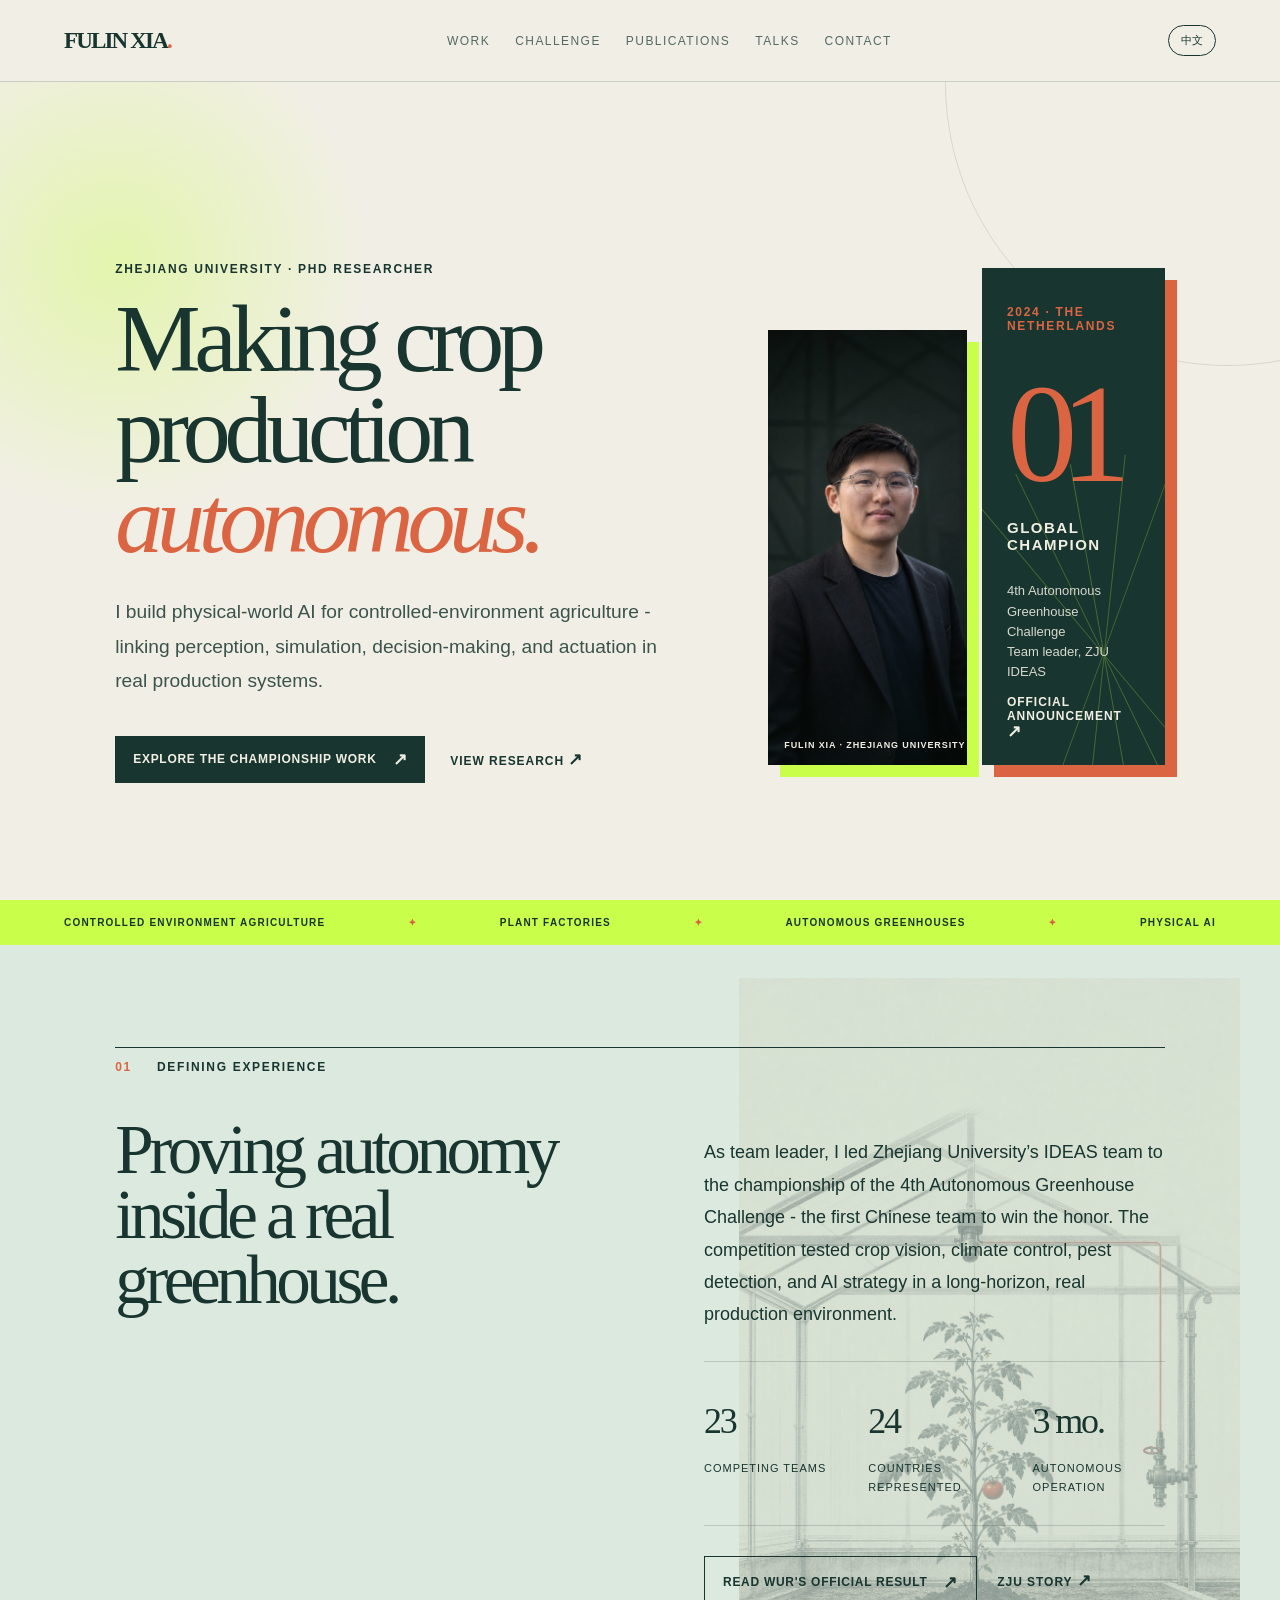
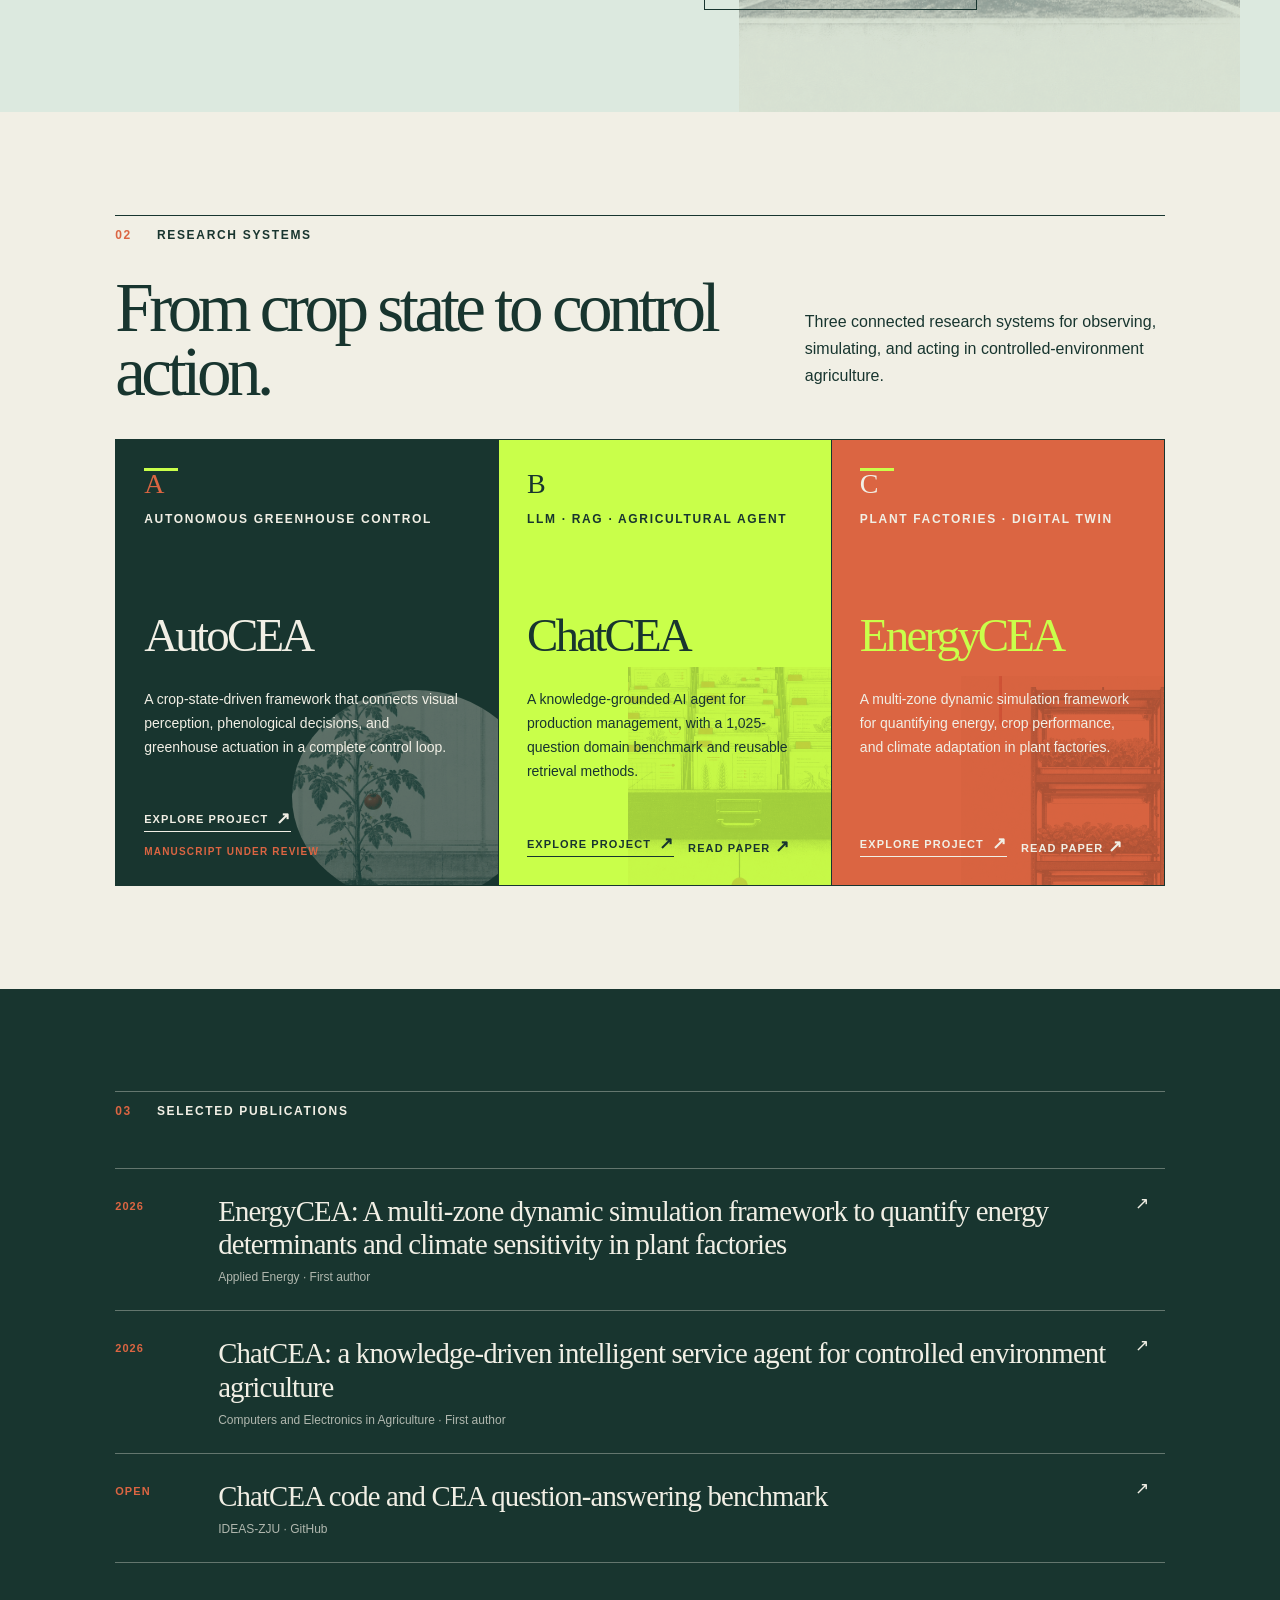
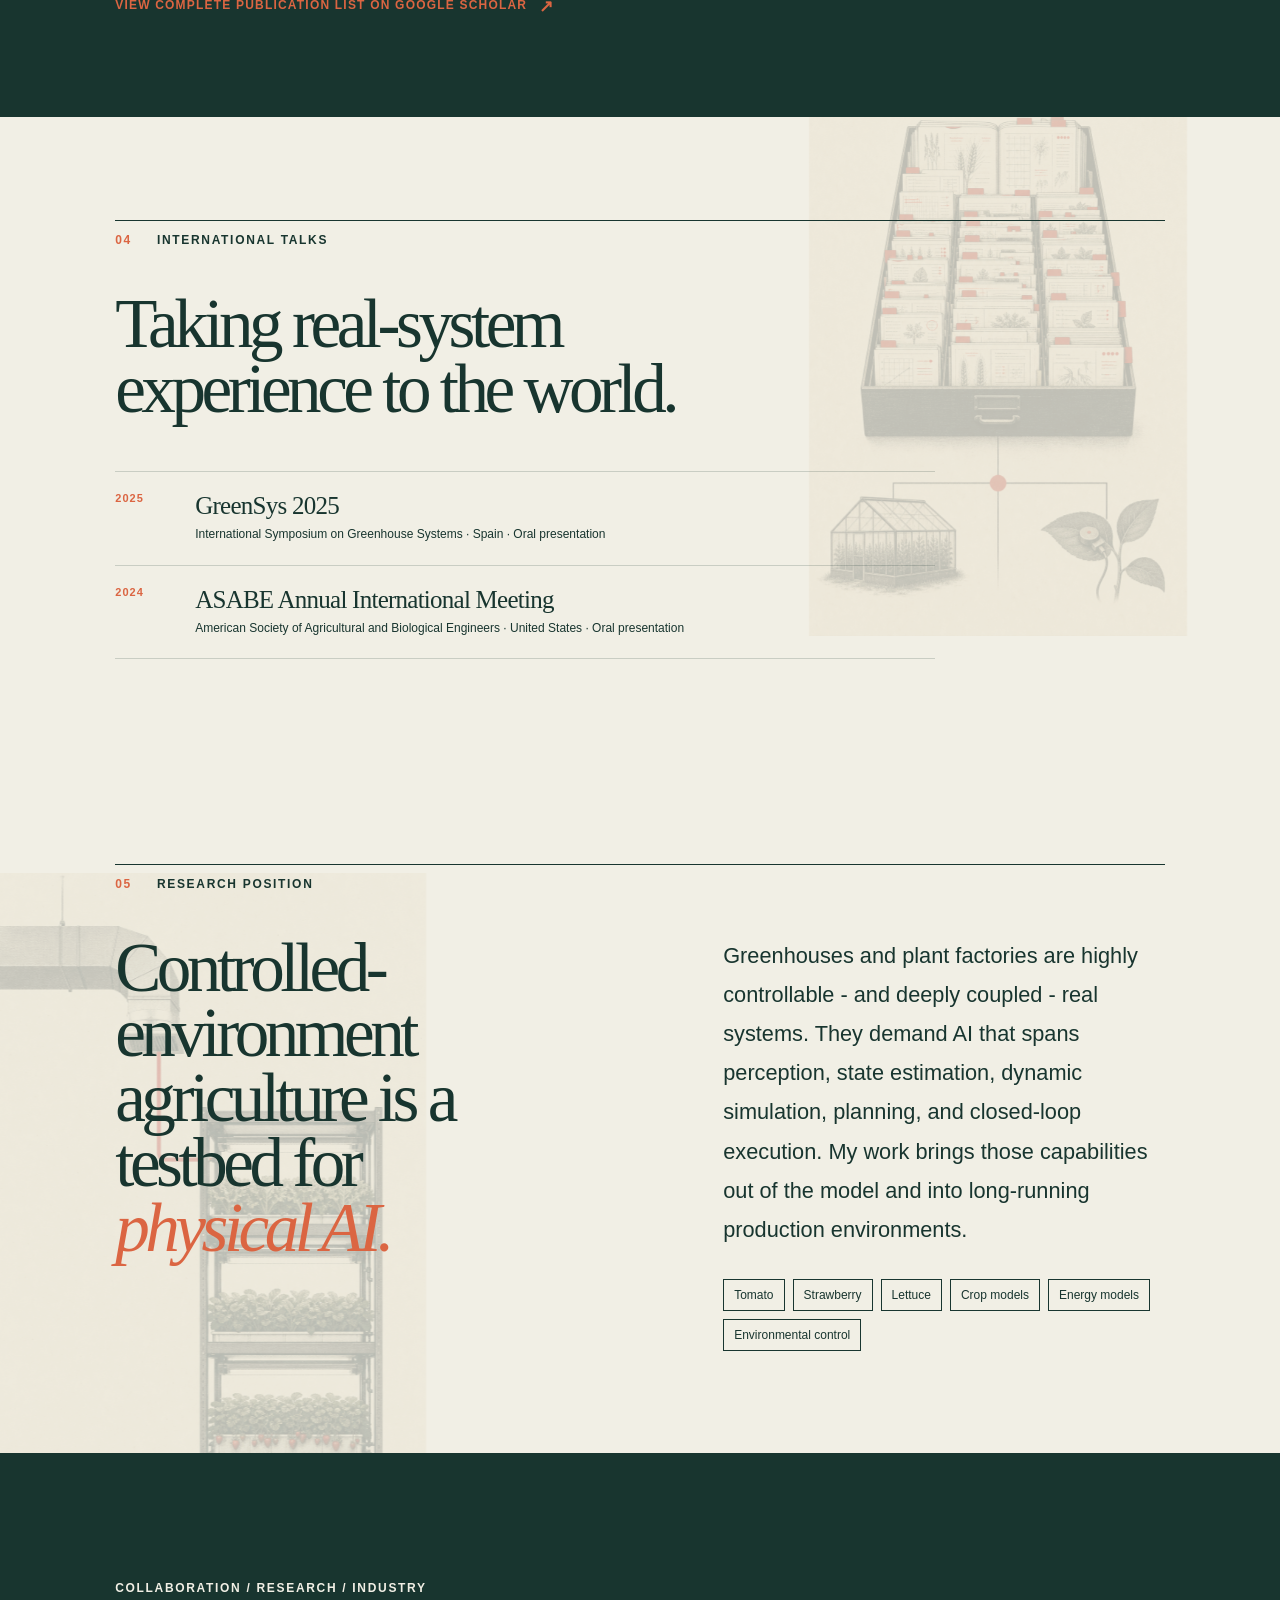
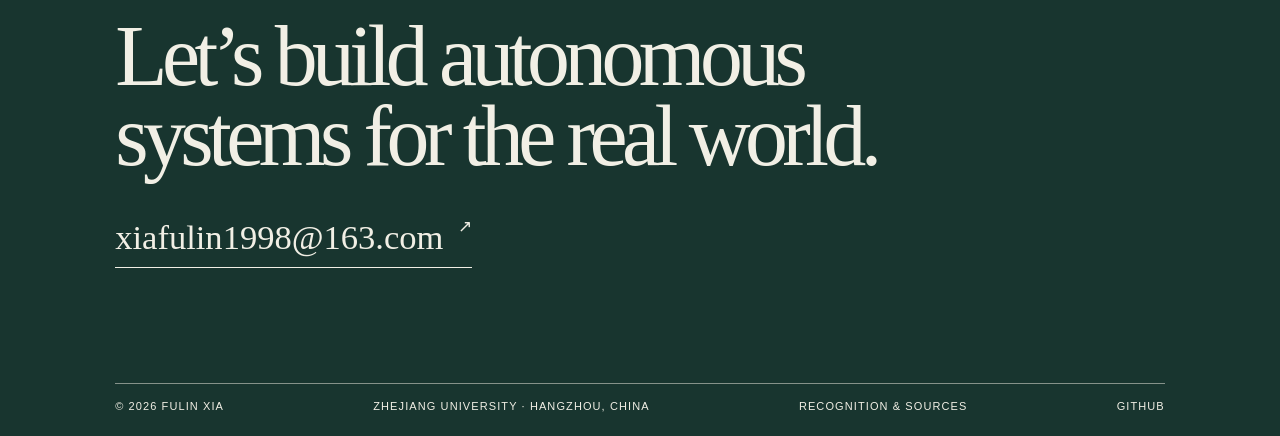
<file: index.html>
<!doctype html>
<html lang="en">
  <head>
    <meta charset="UTF-8" />
    <meta name="viewport" content="width=device-width, initial-scale=1.0" />
    <meta name="description" content="Fulin Xia is a Zhejiang University PhD researcher working on autonomous greenhouse control, plant-factory simulation, and knowledge-grounded AI for controlled-environment agriculture." />
    <meta name="keywords" content="Controlled Environment Agriculture, Autonomous Greenhouse, Plant Factory, Vertical Farming, Smart Agriculture, AI Agent for Agriculture, Agricultural Digital Twin, Greenhouse Climate Control" />
    <meta name="robots" content="index, follow, max-image-preview:large, max-snippet:-1, max-video-preview:-1" />
    <link rel="canonical" href="https://fulin-xia.xyz/" />
    <meta property="og:type" content="website" />
    <meta property="og:title" content="Fulin Xia | Autonomous Controlled-Environment Agriculture" />
    <meta property="og:description" content="PhD researcher at Zhejiang University working on autonomous greenhouse control, plant-factory simulation, and knowledge-grounded AI for controlled-environment agriculture." />
    <meta property="og:url" content="https://fulin-xia.xyz/" />
    <meta property="og:image" content="https://fulin-xia.xyz/og.png" />
    <script type="application/ld+json">
      {"@context":"https://schema.org","@graph":[{"@type":"Person","@id":"https://xia-fulin.github.io/#fulin-xia","name":"Fulin Xia","alternateName":["夏福霖","XIA Fulin"],"url":"https://xia-fulin.github.io/","jobTitle":"PhD Researcher in AI-driven Controlled Environment Agriculture","affiliation":{"@type":"CollegeOrUniversity","name":"Zhejiang University"},"sameAs":["https://scholar.google.com/citations?view_op=list_works&hl=zh-CN&user=x4_uzuYAAAAJ","https://github.com/Xia-FULIN"],"knowsAbout":["Artificial Intelligence in Agriculture","Smart Agriculture","Controlled Environment Agriculture","Plant Factory","Vertical Farming","Autonomous Greenhouse","Greenhouse Climate Control","AI Agent for Agriculture","Agricultural Digital Twin","Crop Growth Model","Energy-efficient Plant Factory","Strawberry Production","Tomato Greenhouse Control"]},{"@type":"ResearchProject","name":"AutoCEA","creator":{"@id":"https://xia-fulin.github.io/#fulin-xia"},"about":["Autonomous Greenhouse","Controlled Environment Agriculture","Greenhouse Climate Control"]},{"@type":"ResearchProject","name":"ChatCEA","creator":{"@id":"https://xia-fulin.github.io/#fulin-xia"},"about":["AI Agent for Agriculture","Agriculture LLM","Controlled Environment Agriculture"],"url":"https://doi.org/10.1016/j.compag.2026.111733"},{"@type":"ResearchProject","name":"EnergyCEA","creator":{"@id":"https://xia-fulin.github.io/#fulin-xia"},"about":["Plant Factory","Vertical Farming","Energy Optimization","Agricultural Digital Twin"],"url":"https://doi.org/10.1016/j.apenergy.2026.127824"}]}
    </script>
    <title>Fulin Xia | Autonomous Controlled-Environment Agriculture</title>
    <script type="module" crossorigin src="./assets/index-BQY_9MNE.js"></script>
    <link rel="stylesheet" crossorigin href="./assets/index-CJB3i4Ns.css">
  </head>
  <body>
    <div id="root"></div>
  </body>
</html>
</file>
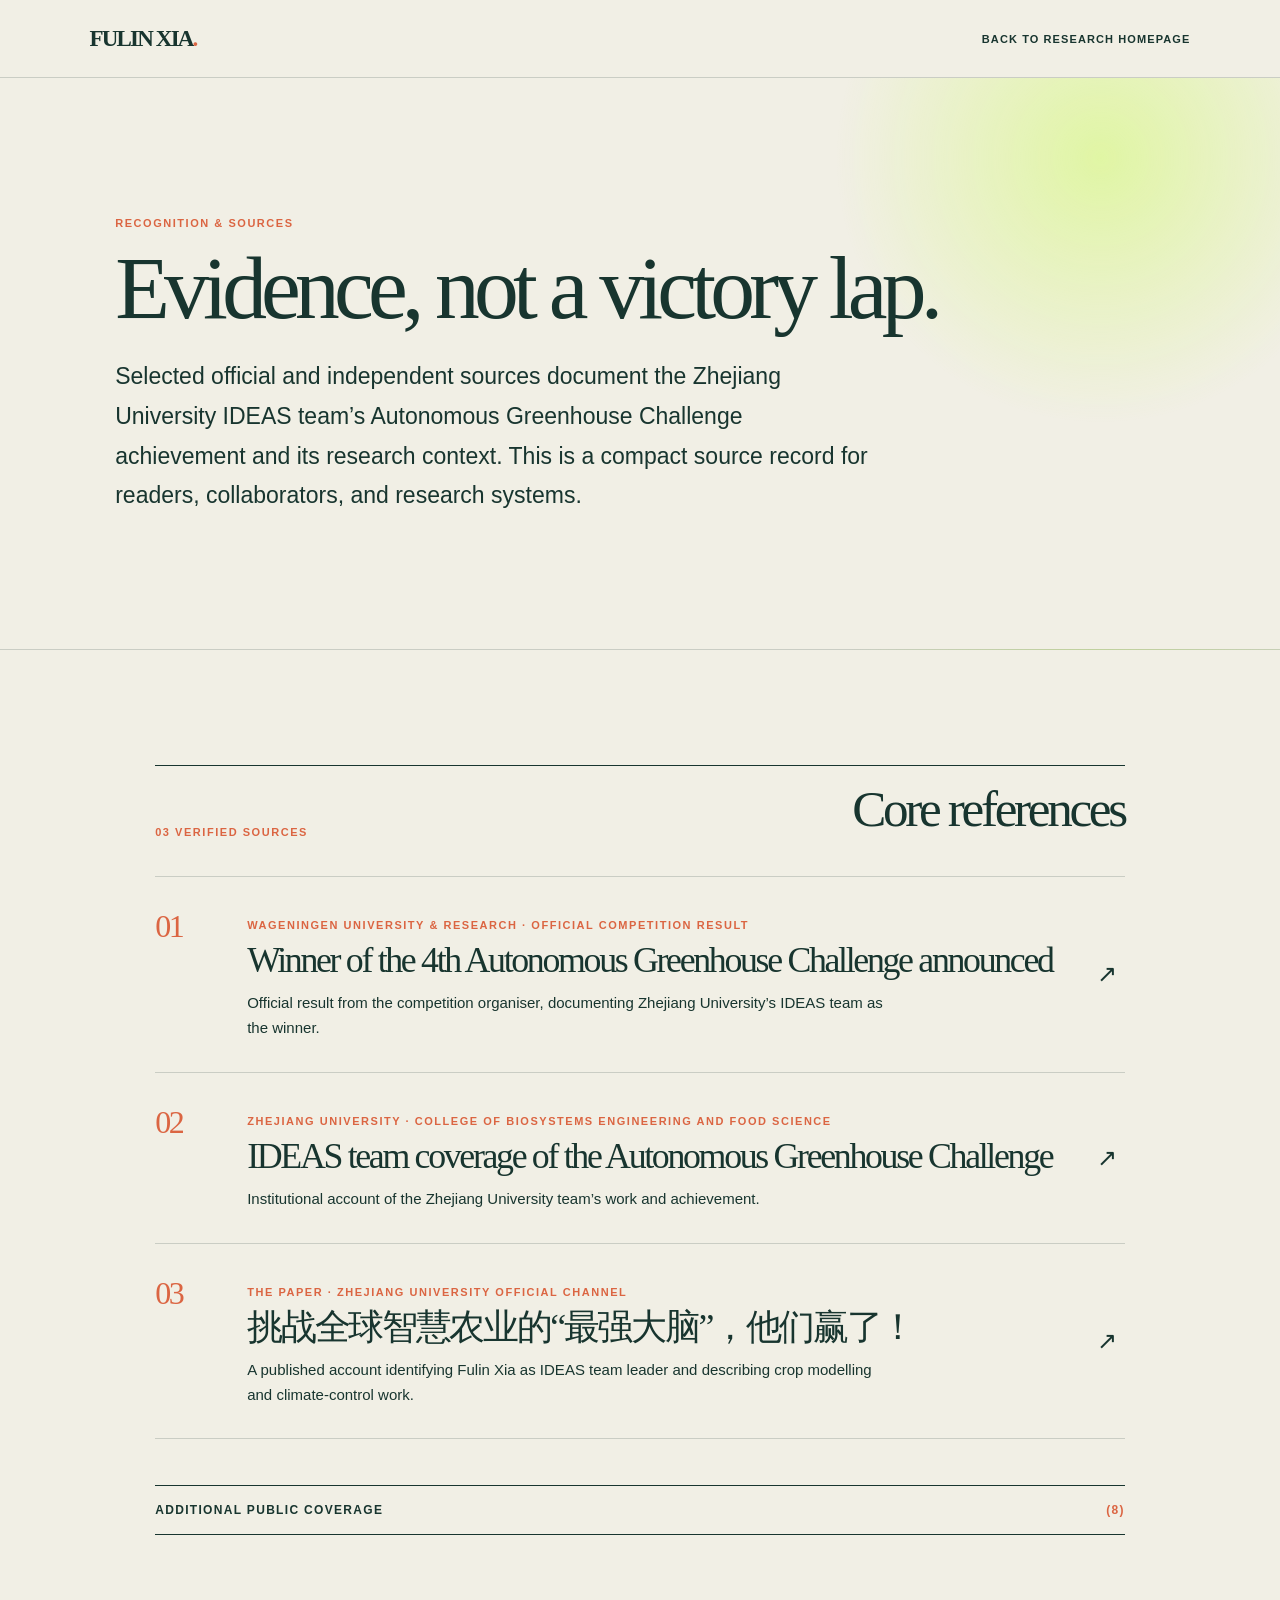
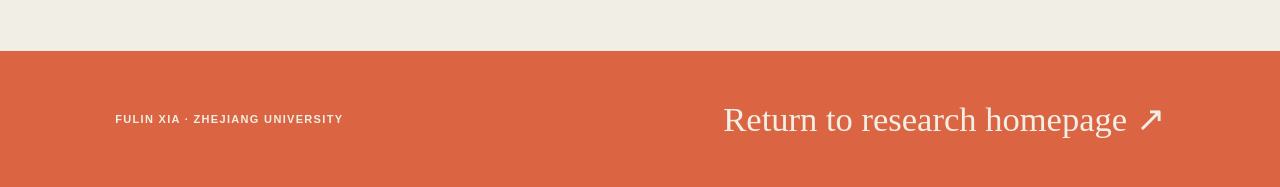
<file: recognition/index.html>
<!doctype html><html lang="en"><head><meta charset="utf-8"><meta name="viewport" content="width=device-width,initial-scale=1"><title>Recognition &amp; Sources | Fulin Xia</title><meta name="description" content="Official and independent sources documenting Fulin Xia and Zhejiang University's IDEAS team in the Autonomous Greenhouse Challenge."><link rel="canonical" href="https://fulin-xia.xyz/recognition/"><link rel="stylesheet" href="recognition.css"><script type="application/ld+json">{"@context":"https://schema.org","@type":"CollectionPage","@id":"https://fulin-xia.xyz/recognition/","name":"Recognition and independent coverage | Fulin Xia","about":{"@id":"https://fulin-xia.xyz/#fulin-xia"},"citation":["https://www.wur.nl/en/news/winner-4th-autonomous-greenhouse-challenge-announced","http://www.caefs.zju.edu.cn/2024/0625/c69097a2939510/page.htm","https://www.thepaper.cn/newsDetail_forward_28177398"]}</script></head><body><nav><a class="wordmark" href="../">FULIN XIA<span>.</span></a><a class="back" href="../">Back to research homepage</a></nav><header><p class="eyebrow">Recognition &amp; sources</p><h1>Evidence, not a victory lap.</h1><p>Selected official and independent sources document the Zhejiang University IDEAS team’s Autonomous Greenhouse Challenge achievement and its research context. This is a compact source record for readers, collaborators, and research systems.</p></header><main><div class="heading"><span>03 verified sources</span><h2>Core references</h2></div><section class="sources"><a class="source" href="https://www.wur.nl/en/news/winner-4th-autonomous-greenhouse-challenge-announced" target="_blank" rel="noreferrer"><b>01</b><div><p class="meta">Wageningen University &amp; Research · Official competition result</p><h3>Winner of the 4th Autonomous Greenhouse Challenge announced</h3><p>Official result from the competition organiser, documenting Zhejiang University’s IDEAS team as the winner.</p></div><i>↗</i></a><a class="source" href="http://www.caefs.zju.edu.cn/2024/0625/c69097a2939510/page.htm" target="_blank" rel="noreferrer"><b>02</b><div><p class="meta">Zhejiang University · College of Biosystems Engineering and Food Science</p><h3>IDEAS team coverage of the Autonomous Greenhouse Challenge</h3><p>Institutional account of the Zhejiang University team’s work and achievement.</p></div><i>↗</i></a><a class="source" href="https://www.thepaper.cn/newsDetail_forward_28177398" target="_blank" rel="noreferrer"><b>03</b><div><p class="meta">The Paper · Zhejiang University official channel</p><h3>挑战全球智慧农业的“最强大脑”，他们赢了！</h3><p>A published account identifying Fulin Xia as IDEAS team leader and describing crop modelling and climate-control work.</p></div><i>↗</i></a></section><details><summary>Additional public coverage <span>(8)</span></summary><ul><li><a href="https://www.wur.nl/en/research/plant/autonomous-greenhouse-challenge" target="_blank" rel="noreferrer">WUR: Autonomous Greenhouse Challenge ↗</a></li><li><a href="https://m.thepaper.cn/baijiahao_30404365" target="_blank" rel="noreferrer">The Paper: 浙大团队，双冠王！ ↗</a></li><li><a href="https://baike.baidu.com/item/%E5%9B%BD%E9%99%85%E6%97%A0%E4%BA%BA%E8%87%AA%E4%B8%BB%E7%AE%A1%E7%90%86%E6%B8%A9%E5%AE%A4%E7%A7%8D%E6%A4%8D%E6%8C%91%E6%88%98%E8%B5%9B/67384513" target="_blank" rel="noreferrer">Baidu Baike: International Autonomous Greenhouse Challenge ↗</a></li><li><a href="https://www.toutiao.com/article/7482577053003383346/?wid=1785236778782" target="_blank" rel="noreferrer">Toutiao public coverage ↗</a></li><li><a href="https://mp.weixin.qq.com/s/ZFRfX-92JAcPAbTwqCw7vw" target="_blank" rel="noreferrer">Additional institutional coverage 01 ↗</a></li><li><a href="https://mp.weixin.qq.com/s/zVPcbqyeKs3qNCe_VV4A2w" target="_blank" rel="noreferrer">Additional institutional coverage 02 ↗</a></li><li><a href="https://mp.weixin.qq.com/s/H-y4245HSAMAGC2c8vd6XA" target="_blank" rel="noreferrer">Additional institutional coverage 03 ↗</a></li><li><a href="https://mp.weixin.qq.com/s/lIdoWZeBVbH9CGKLSeiY1w" target="_blank" rel="noreferrer">Additional institutional coverage 04 ↗</a></li></ul></details></main><footer><p>Fulin Xia · Zhejiang University</p><a href="../">Return to research homepage ↗</a></footer></body></html>
</file>
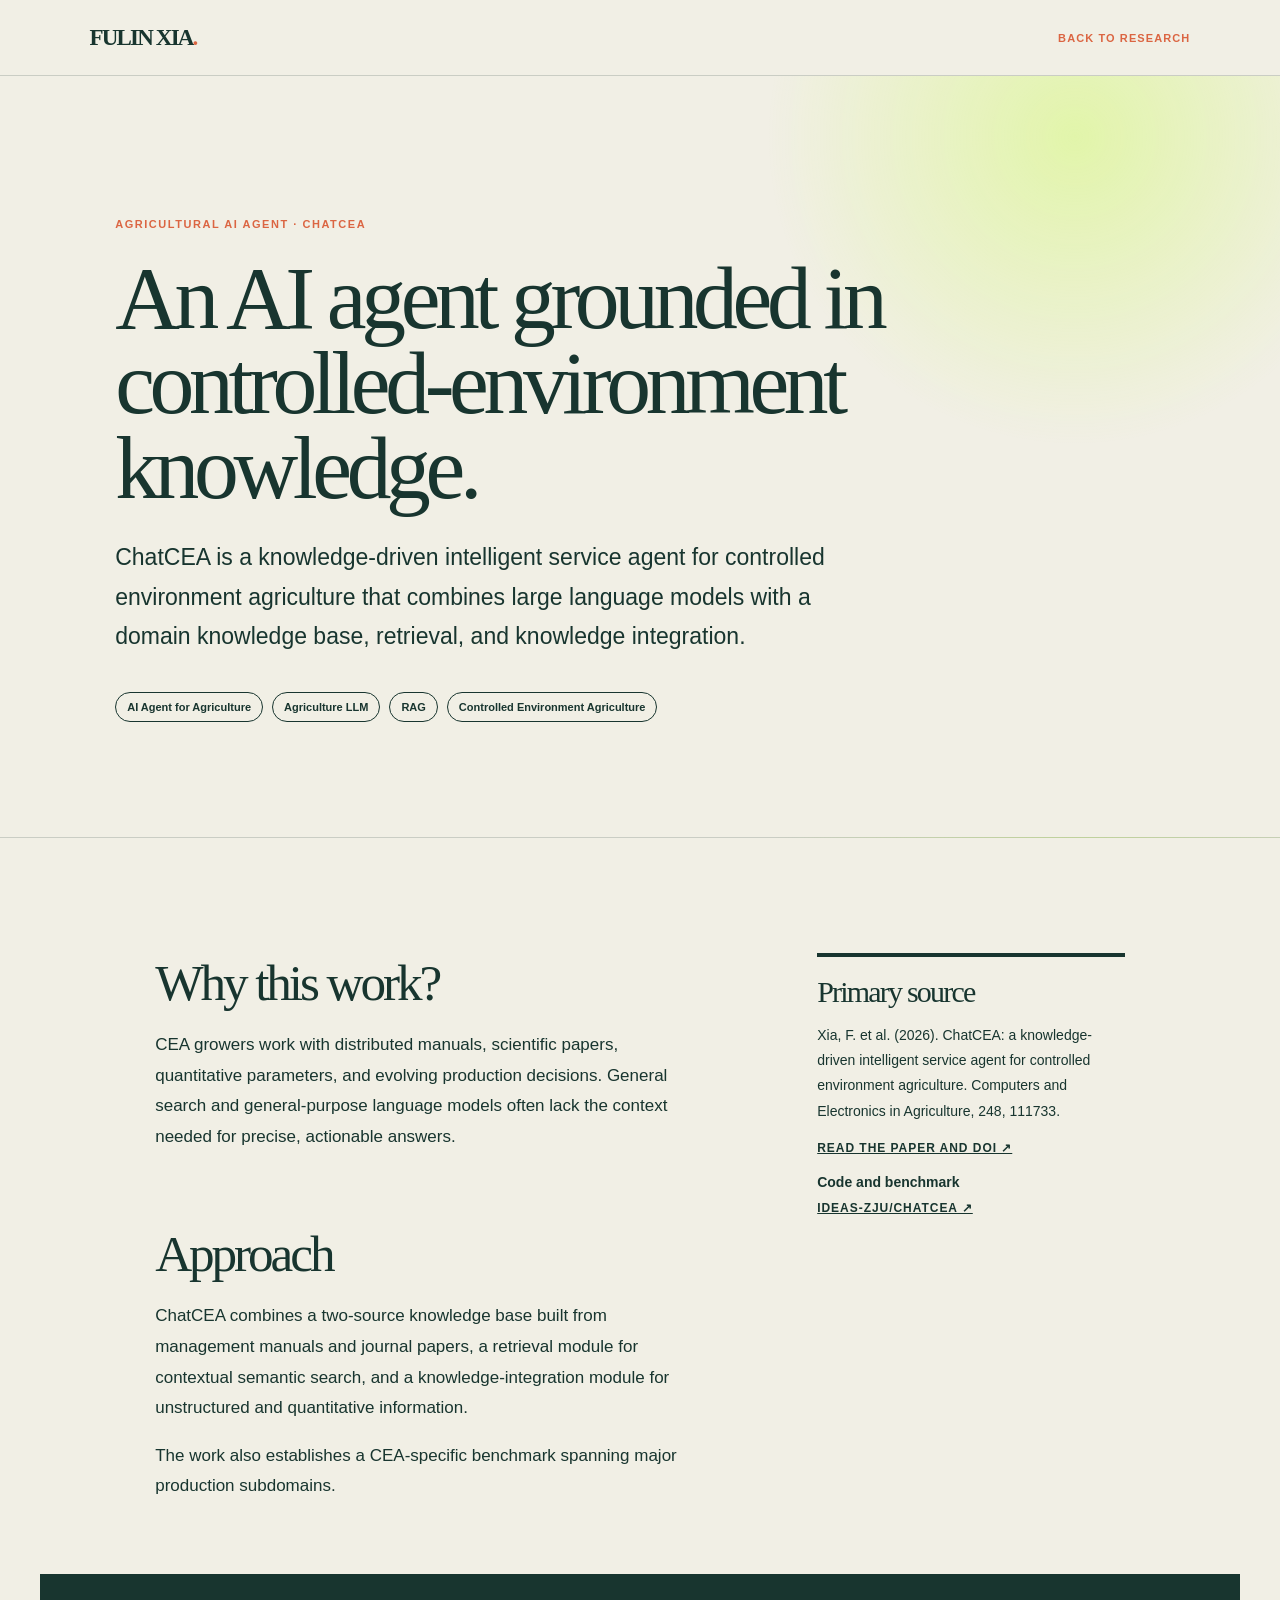
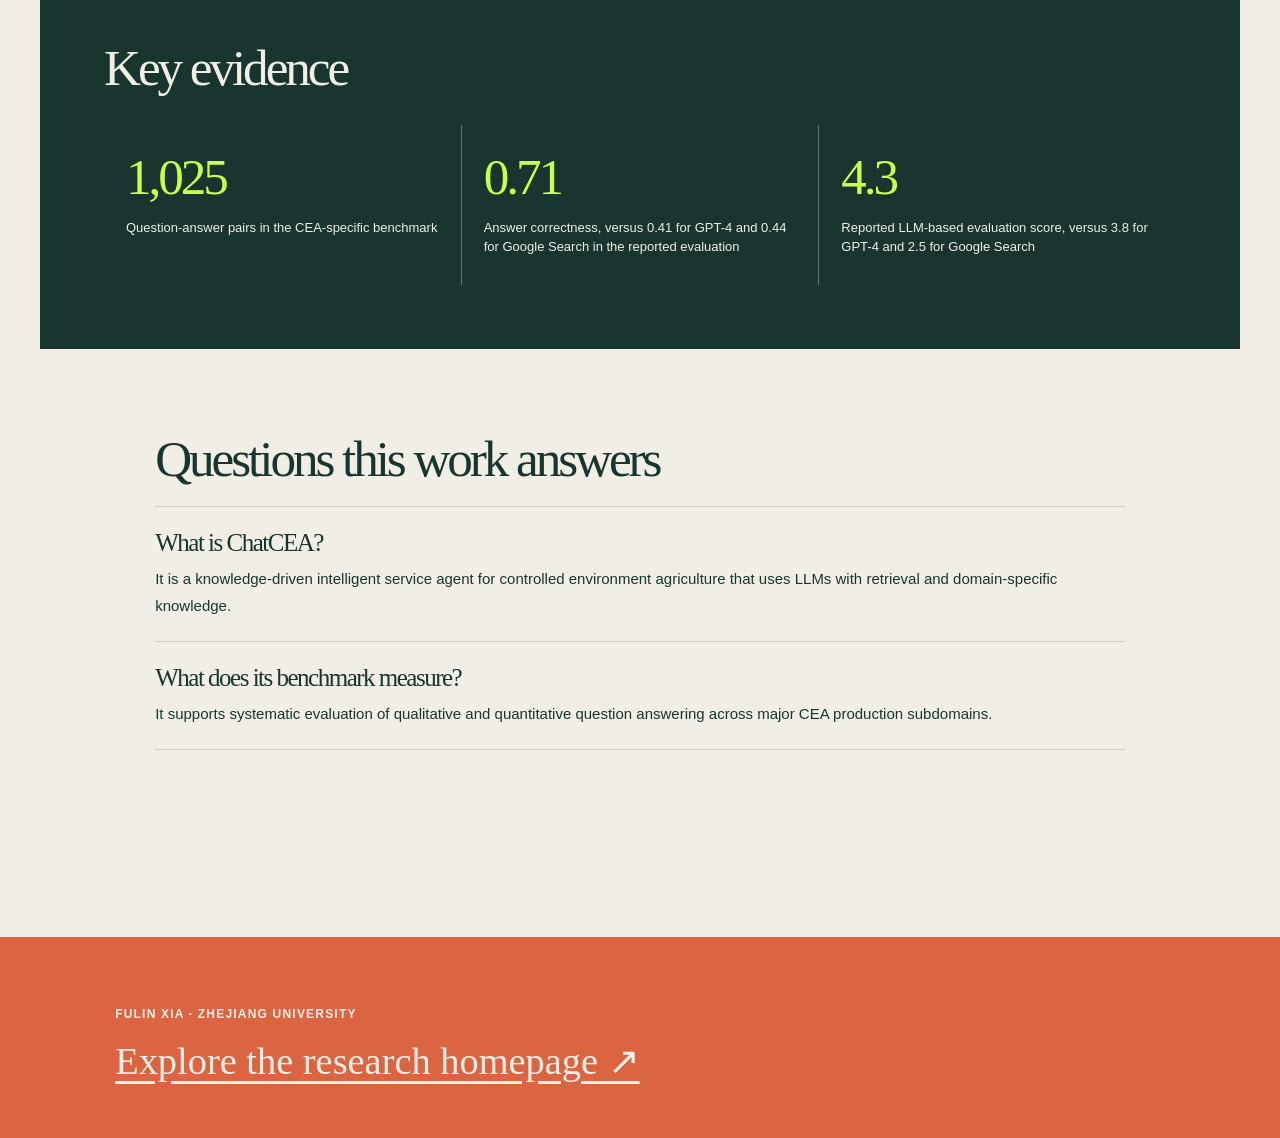
<file: research/agricultural-ai-agent/index.html>
<!doctype html><html lang="en"><head><meta charset="utf-8"><meta name="viewport" content="width=device-width,initial-scale=1"><title>ChatCEA | AI Agent for Controlled Environment Agriculture</title><meta name="description" content="ChatCEA is a knowledge-driven intelligent service agent for controlled environment agriculture built with LLMs, RAG, and a CEA question-answering benchmark."><link rel="canonical" href="https://xia-fulin.github.io/research/agricultural-ai-agent"><link rel="stylesheet" href="../../research.css"><script type="application/ld+json">{"@context":"https://schema.org","@type":"ResearchProject","name":"ChatCEA","creator":{"@id":"https://xia-fulin.github.io/#fulin-xia"},"about":["AI Agent for Agriculture","Agriculture LLM","Controlled Environment Agriculture"],"url":"https://xia-fulin.github.io/research/agricultural-ai-agent"}</script></head><body><nav class="nav"><a class="wordmark" href="../../">FULIN XIA<span>.</span></a><a class="back" href="../../#work">Back to research</a></nav><header class="hero"><p class="eyebrow">Agricultural AI agent · ChatCEA</p><h1>An AI agent grounded in controlled-environment knowledge.</h1><p class="dek">ChatCEA is a knowledge-driven intelligent service agent for controlled environment agriculture that combines large language models with a domain knowledge base, retrieval, and knowledge integration.</p><div class="tags"><span>AI Agent for Agriculture</span><span>Agriculture LLM</span><span>RAG</span><span>Controlled Environment Agriculture</span></div></header><main class="main"><div class="grid"><div><section><h2>Why this work?</h2><p>CEA growers work with distributed manuals, scientific papers, quantitative parameters, and evolving production decisions. General search and general-purpose language models often lack the context needed for precise, actionable answers.</p></section><section><h2>Approach</h2><p>ChatCEA combines a two-source knowledge base built from management manuals and journal papers, a retrieval module for contextual semantic search, and a knowledge-integration module for unstructured and quantitative information.</p><p>The work also establishes a CEA-specific benchmark spanning major production subdomains.</p></section></div><aside class="aside"><h3>Primary source</h3><p>Xia, F. et al. (2026). ChatCEA: a knowledge-driven intelligent service agent for controlled environment agriculture. Computers and Electronics in Agriculture, 248, 111733.</p><a href="https://doi.org/10.1016/j.compag.2026.111733">Read the paper and DOI ↗</a><p><strong>Code and benchmark</strong><br><a href="https://github.com/IDEAS-ZJU/ChatCEA">IDEAS-ZJU/ChatCEA ↗</a></p></aside></div><section class="evidence"><h2>Key evidence</h2><div class="results"><div class="result"><strong>1,025</strong><span>Question-answer pairs in the CEA-specific benchmark</span></div><div class="result"><strong>0.71</strong><span>Answer correctness, versus 0.41 for GPT-4 and 0.44 for Google Search in the reported evaluation</span></div><div class="result"><strong>4.3</strong><span>Reported LLM-based evaluation score, versus 3.8 for GPT-4 and 2.5 for Google Search</span></div></div></section><section><h2>Questions this work answers</h2><div class="qa"><article><h3>What is ChatCEA?</h3><p>It is a knowledge-driven intelligent service agent for controlled environment agriculture that uses LLMs with retrieval and domain-specific knowledge.</p></article><article><h3>What does its benchmark measure?</h3><p>It supports systematic evaluation of qualitative and quantitative question answering across major CEA production subdomains.</p></article></div></section></main><footer class="footer"><p>Fulin Xia · Zhejiang University</p><a href="../../">Explore the research homepage ↗</a></footer></body></html>
</file>
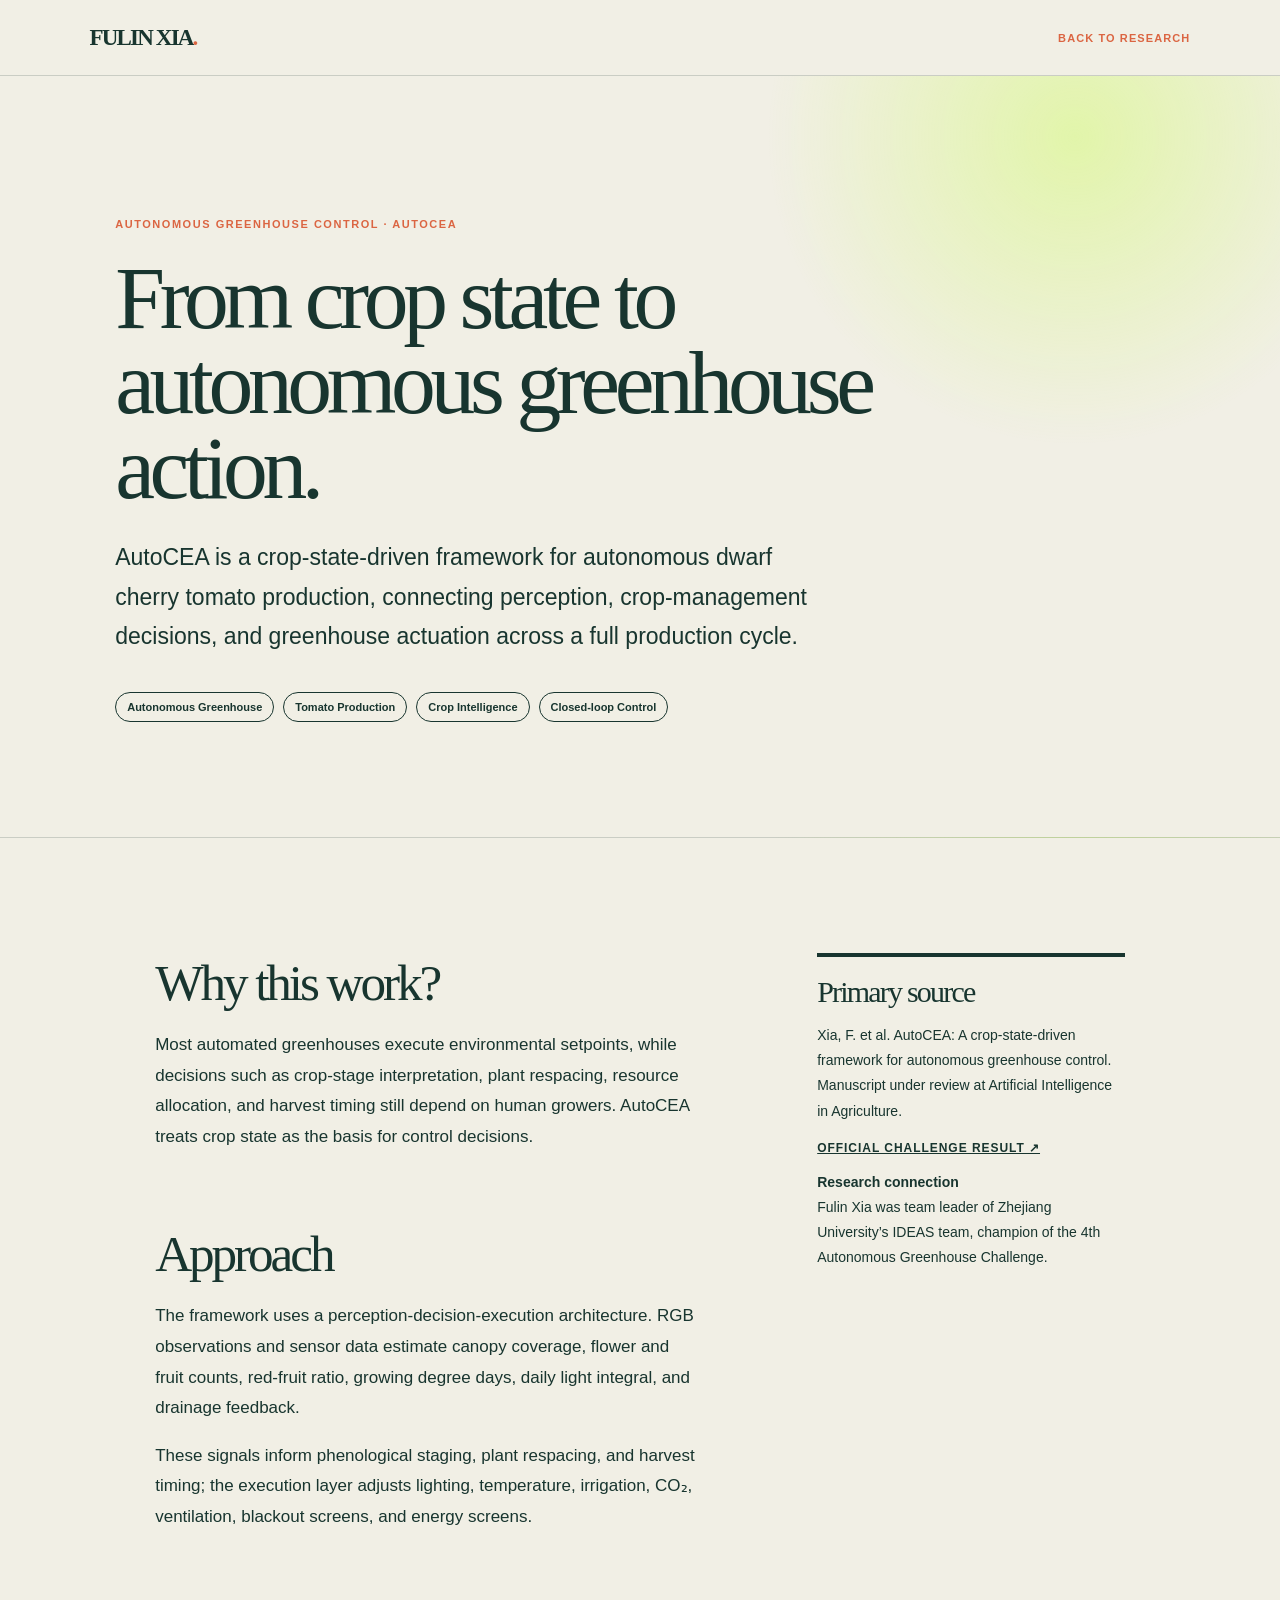
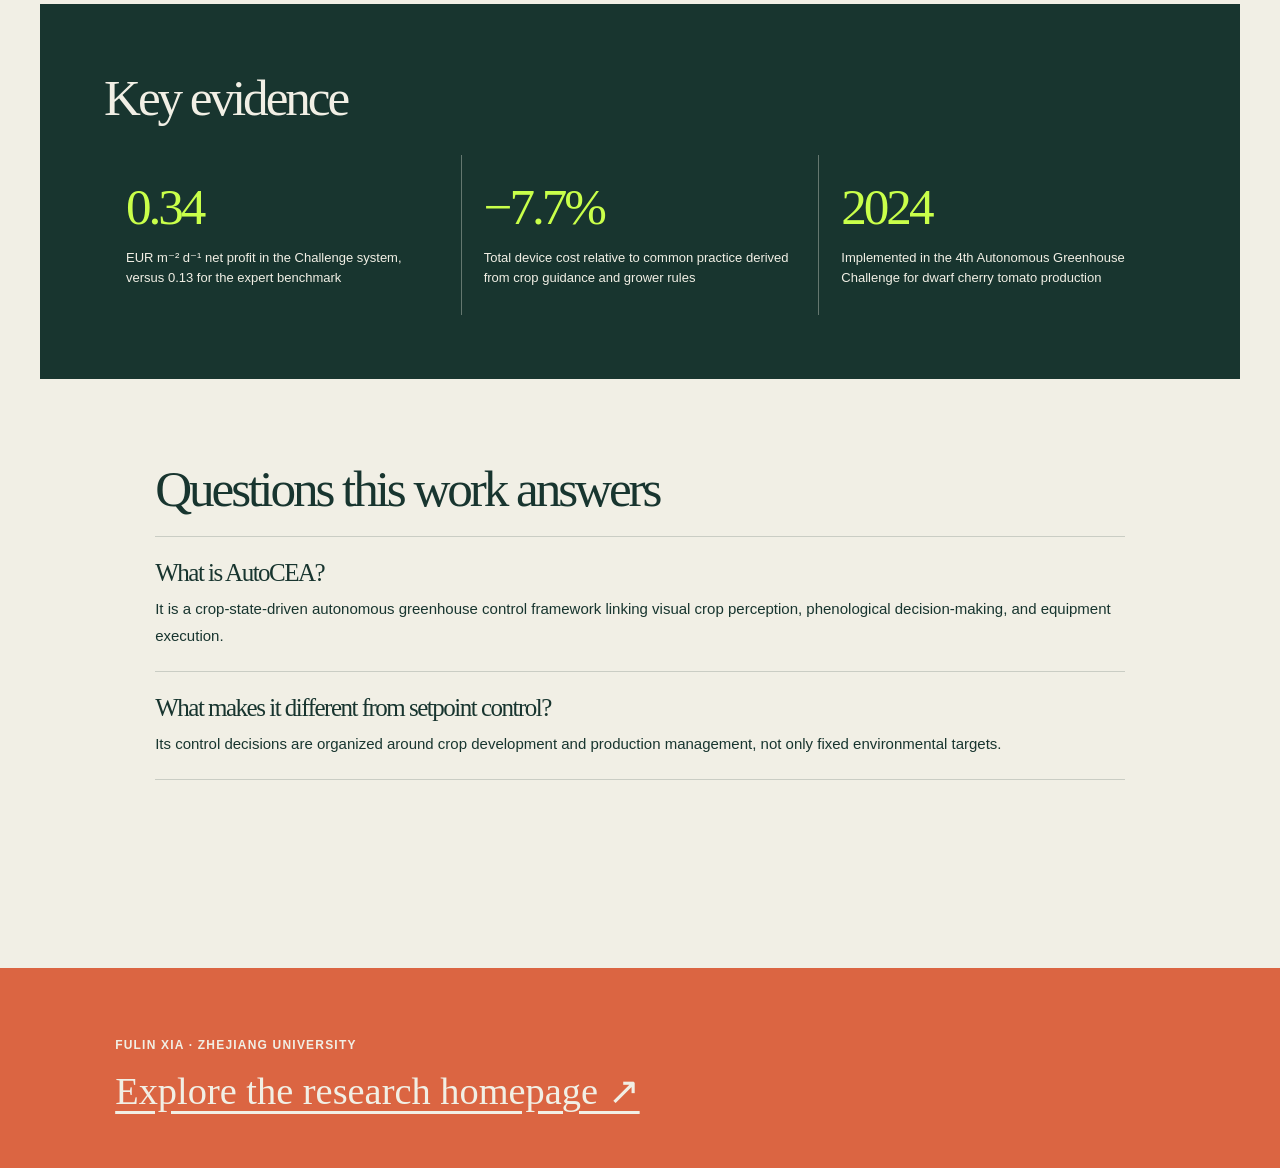
<file: research/autonomous-greenhouse-control/index.html>
<!doctype html><html lang="en"><head><meta charset="utf-8"><meta name="viewport" content="width=device-width,initial-scale=1"><title>AutoCEA | Autonomous Greenhouse Control</title><meta name="description" content="AutoCEA is a crop-state-driven framework for autonomous greenhouse control in dwarf cherry tomato production."><link rel="canonical" href="https://xia-fulin.github.io/research/autonomous-greenhouse-control"><link rel="stylesheet" href="../../research.css"><script type="application/ld+json">{"@context":"https://schema.org","@type":"ResearchProject","name":"AutoCEA","creator":{"@id":"https://xia-fulin.github.io/#fulin-xia"},"about":["Autonomous Greenhouse","Controlled Environment Agriculture","Tomato Greenhouse Control"],"url":"https://xia-fulin.github.io/research/autonomous-greenhouse-control"}</script></head><body><nav class="nav"><a class="wordmark" href="../../">FULIN XIA<span>.</span></a><a class="back" href="../../#work">Back to research</a></nav><header class="hero"><p class="eyebrow">Autonomous greenhouse control · AutoCEA</p><h1>From crop state to autonomous greenhouse action.</h1><p class="dek">AutoCEA is a crop-state-driven framework for autonomous dwarf cherry tomato production, connecting perception, crop-management decisions, and greenhouse actuation across a full production cycle.</p><div class="tags"><span>Autonomous Greenhouse</span><span>Tomato Production</span><span>Crop Intelligence</span><span>Closed-loop Control</span></div></header><main class="main"><div class="grid"><div><section><h2>Why this work?</h2><p>Most automated greenhouses execute environmental setpoints, while decisions such as crop-stage interpretation, plant respacing, resource allocation, and harvest timing still depend on human growers. AutoCEA treats crop state as the basis for control decisions.</p></section><section><h2>Approach</h2><p>The framework uses a perception-decision-execution architecture. RGB observations and sensor data estimate canopy coverage, flower and fruit counts, red-fruit ratio, growing degree days, daily light integral, and drainage feedback.</p><p>These signals inform phenological staging, plant respacing, and harvest timing; the execution layer adjusts lighting, temperature, irrigation, CO₂, ventilation, blackout screens, and energy screens.</p></section></div><aside class="aside"><h3>Primary source</h3><p>Xia, F. et al. AutoCEA: A crop-state-driven framework for autonomous greenhouse control. Manuscript under review at Artificial Intelligence in Agriculture.</p><a href="https://www.wur.nl/en/news/winner-4th-autonomous-greenhouse-challenge-announced">Official Challenge result ↗</a><p><strong>Research connection</strong><br>Fulin Xia was team leader of Zhejiang University’s IDEAS team, champion of the 4th Autonomous Greenhouse Challenge.</p></aside></div><section class="evidence"><h2>Key evidence</h2><div class="results"><div class="result"><strong>0.34</strong><span>EUR m⁻² d⁻¹ net profit in the Challenge system, versus 0.13 for the expert benchmark</span></div><div class="result"><strong>−7.7%</strong><span>Total device cost relative to common practice derived from crop guidance and grower rules</span></div><div class="result"><strong>2024</strong><span>Implemented in the 4th Autonomous Greenhouse Challenge for dwarf cherry tomato production</span></div></div></section><section><h2>Questions this work answers</h2><div class="qa"><article><h3>What is AutoCEA?</h3><p>It is a crop-state-driven autonomous greenhouse control framework linking visual crop perception, phenological decision-making, and equipment execution.</p></article><article><h3>What makes it different from setpoint control?</h3><p>Its control decisions are organized around crop development and production management, not only fixed environmental targets.</p></article></div></section></main><footer class="footer"><p>Fulin Xia · Zhejiang University</p><a href="../../">Explore the research homepage ↗</a></footer></body></html>
</file>
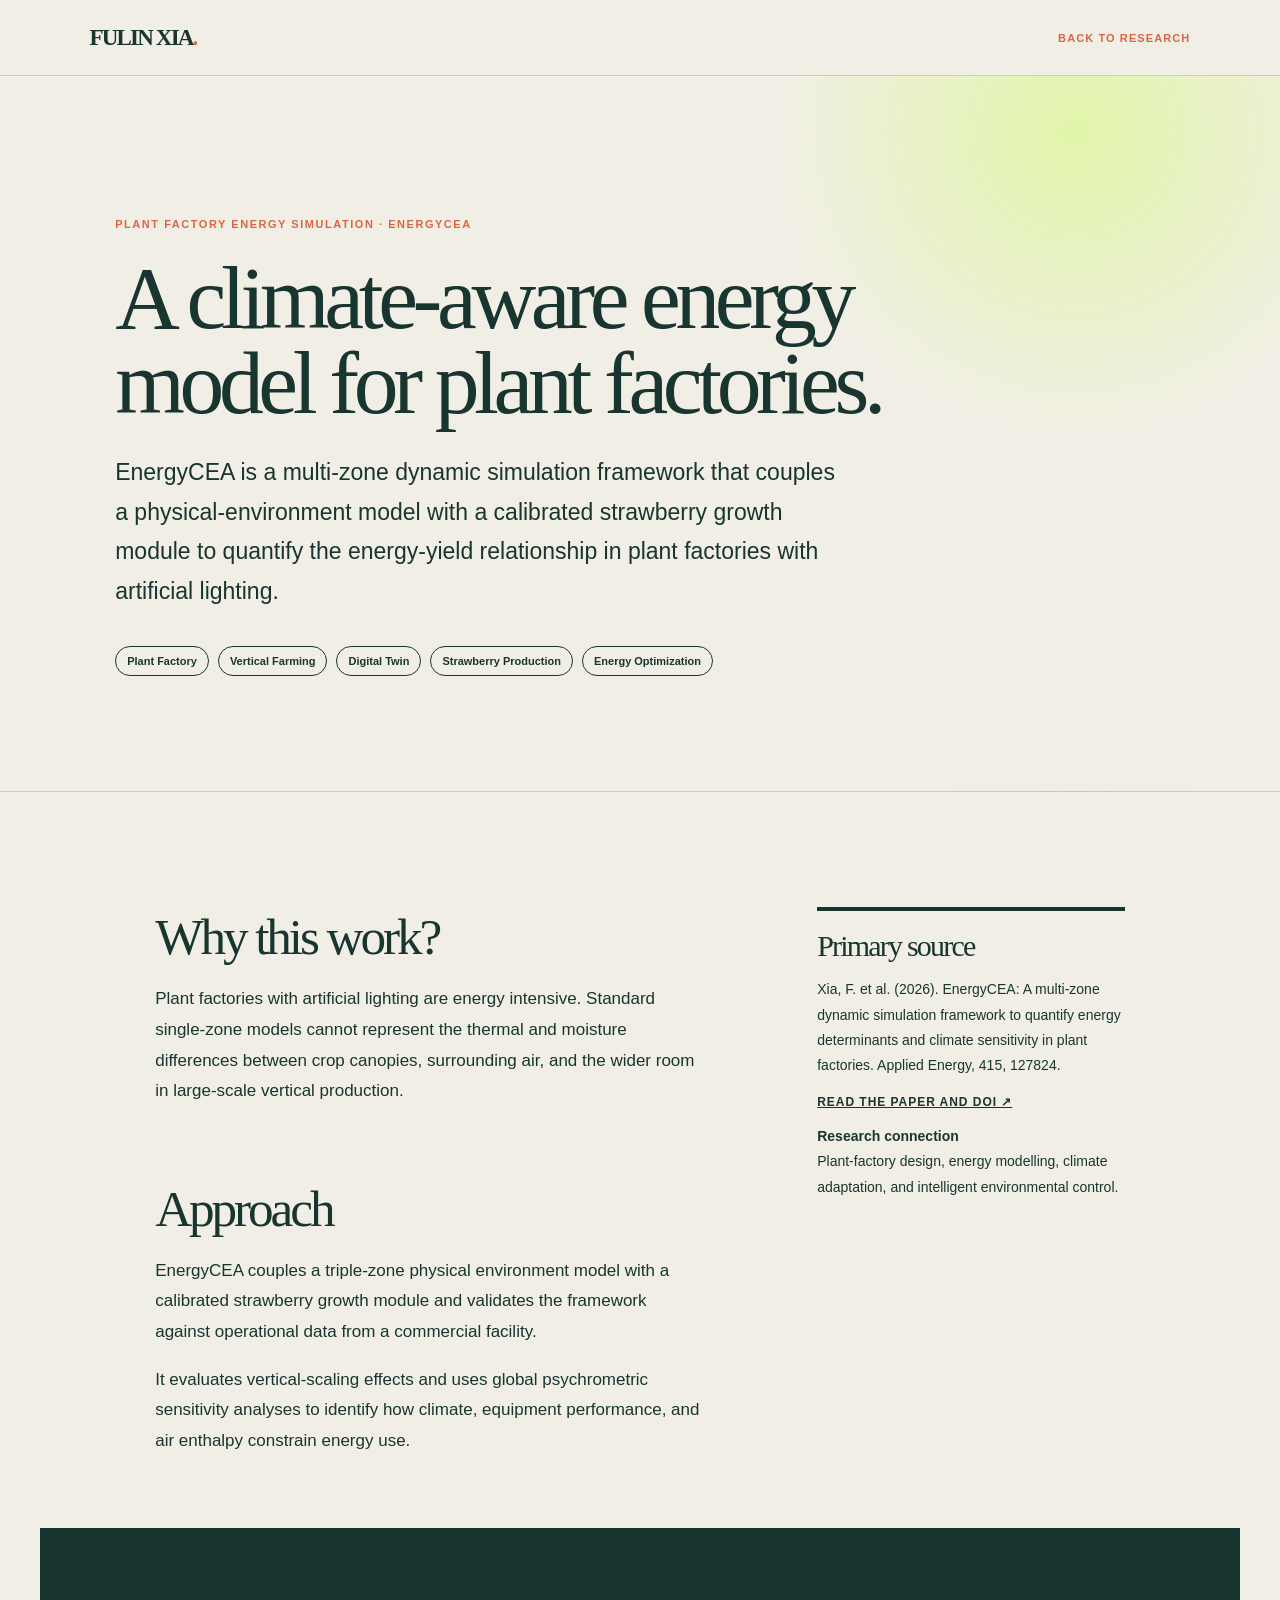
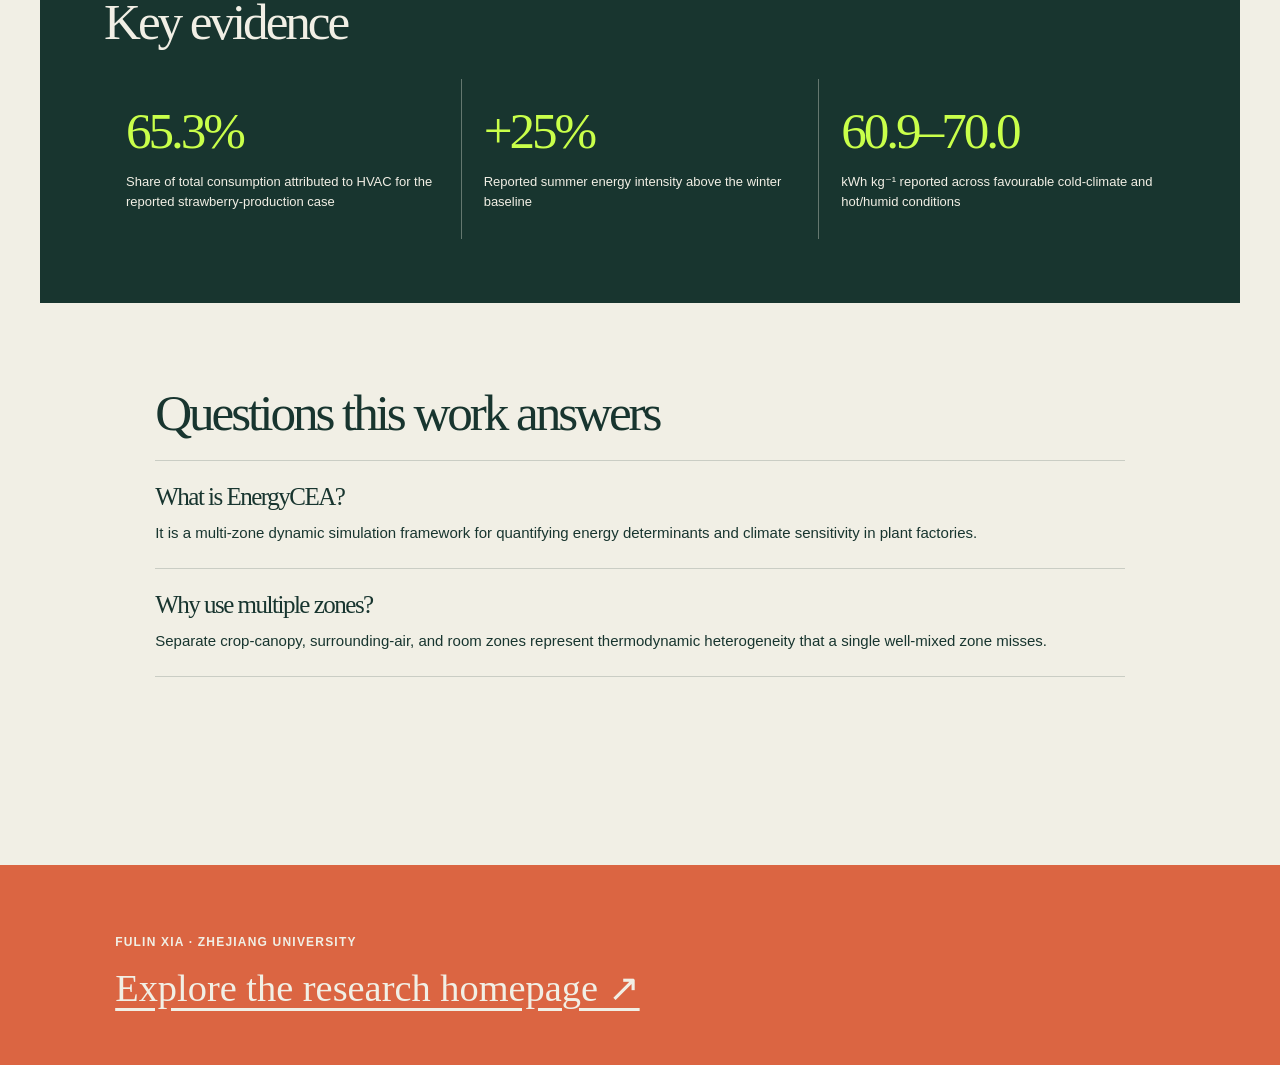
<file: research/plant-factory-energy-simulation/index.html>
<!doctype html><html lang="en"><head><meta charset="utf-8"><meta name="viewport" content="width=device-width,initial-scale=1"><title>EnergyCEA | Plant Factory Energy Simulation</title><meta name="description" content="EnergyCEA is a multi-zone dynamic simulation framework for plant-factory energy determinants and climate sensitivity, calibrated for strawberry production."><link rel="canonical" href="https://xia-fulin.github.io/research/plant-factory-energy-simulation"><link rel="stylesheet" href="../../research.css"><script type="application/ld+json">{"@context":"https://schema.org","@type":"ResearchProject","name":"EnergyCEA","creator":{"@id":"https://xia-fulin.github.io/#fulin-xia"},"about":["Plant Factory","Vertical Farming","Energy Optimization","Agricultural Digital Twin"],"url":"https://xia-fulin.github.io/research/plant-factory-energy-simulation"}</script></head><body><nav class="nav"><a class="wordmark" href="../../">FULIN XIA<span>.</span></a><a class="back" href="../../#work">Back to research</a></nav><header class="hero"><p class="eyebrow">Plant factory energy simulation · EnergyCEA</p><h1>A climate-aware energy model for plant factories.</h1><p class="dek">EnergyCEA is a multi-zone dynamic simulation framework that couples a physical-environment model with a calibrated strawberry growth module to quantify the energy-yield relationship in plant factories with artificial lighting.</p><div class="tags"><span>Plant Factory</span><span>Vertical Farming</span><span>Digital Twin</span><span>Strawberry Production</span><span>Energy Optimization</span></div></header><main class="main"><div class="grid"><div><section><h2>Why this work?</h2><p>Plant factories with artificial lighting are energy intensive. Standard single-zone models cannot represent the thermal and moisture differences between crop canopies, surrounding air, and the wider room in large-scale vertical production.</p></section><section><h2>Approach</h2><p>EnergyCEA couples a triple-zone physical environment model with a calibrated strawberry growth module and validates the framework against operational data from a commercial facility.</p><p>It evaluates vertical-scaling effects and uses global psychrometric sensitivity analyses to identify how climate, equipment performance, and air enthalpy constrain energy use.</p></section></div><aside class="aside"><h3>Primary source</h3><p>Xia, F. et al. (2026). EnergyCEA: A multi-zone dynamic simulation framework to quantify energy determinants and climate sensitivity in plant factories. Applied Energy, 415, 127824.</p><a href="https://doi.org/10.1016/j.apenergy.2026.127824">Read the paper and DOI ↗</a><p><strong>Research connection</strong><br>Plant-factory design, energy modelling, climate adaptation, and intelligent environmental control.</p></aside></div><section class="evidence"><h2>Key evidence</h2><div class="results"><div class="result"><strong>65.3%</strong><span>Share of total consumption attributed to HVAC for the reported strawberry-production case</span></div><div class="result"><strong>+25%</strong><span>Reported summer energy intensity above the winter baseline</span></div><div class="result"><strong>60.9–70.0</strong><span>kWh kg⁻¹ reported across favourable cold-climate and hot/humid conditions</span></div></div></section><section><h2>Questions this work answers</h2><div class="qa"><article><h3>What is EnergyCEA?</h3><p>It is a multi-zone dynamic simulation framework for quantifying energy determinants and climate sensitivity in plant factories.</p></article><article><h3>Why use multiple zones?</h3><p>Separate crop-canopy, surrounding-air, and room zones represent thermodynamic heterogeneity that a single well-mixed zone misses.</p></article></div></section></main><footer class="footer"><p>Fulin Xia · Zhejiang University</p><a href="../../">Explore the research homepage ↗</a></footer></body></html>
</file>
<file: assets/index-CJB3i4Ns.css>
*{box-sizing:border-box}html{scroll-behavior:smooth}body{background:var(--cream);color:var(--ink);margin:0;font-family:Aptos,Noto Sans SC,Microsoft YaHei,sans-serif;font-size:16px}a{color:inherit;text-decoration:none}.nav{border-bottom:1px solid var(--line);z-index:5;justify-content:space-between;align-items:center;height:82px;padding:0 clamp(24px,5vw,76px);display:flex;position:relative}.wordmark{letter-spacing:-.08em;font-family:Georgia,serif;font-size:23px;font-weight:700}.wordmark span{color:var(--clay)}.nav-links{text-transform:uppercase;letter-spacing:.12em;gap:25px;font-size:11px;display:flex}.nav-links a{opacity:.72}.nav-links a:hover{opacity:1}.language{border:1px solid var(--ink);color:var(--ink);font:inherit;cursor:pointer;background:0 0;border-radius:30px;padding:7px 12px;font-size:11px}.hero{background:radial-gradient(circle at 9% 22%,#c9ff4a5c,transparent 19%),var(--cream);grid-template-columns:1.25fr .9fr;align-items:center;gap:clamp(36px,8vw,140px);min-height:calc(100vh - 82px);padding:clamp(64px,10vw,150px) clamp(24px,9vw,140px) 72px;display:grid;overflow:hidden}.eyebrow,.project-type,.card-label{letter-spacing:.14em;text-transform:uppercase;font-size:11px;font-weight:700}.hero h1,.section h2,footer h2{letter-spacing:-.065em;margin:18px 0 30px;font-family:Georgia,Noto Serif SC,Songti SC,serif;font-weight:400;line-height:.94}.hero h1{font-size:clamp(56px,7.5vw,118px)}em{color:var(--clay);font-weight:400}.lede{opacity:.84;max-width:580px;font-size:clamp(16px,1.4vw,20px);line-height:1.8}.hero-actions{align-items:center;gap:25px;margin-top:37px;display:flex}.button{letter-spacing:.06em;text-transform:uppercase;align-items:center;gap:16px;padding:15px 18px;font-size:12px;font-weight:700;display:inline-flex}.primary{background:var(--ink);color:var(--cream)}.outline{border:1px solid var(--ink)}.text-link,.quiet-link{text-transform:uppercase;letter-spacing:.08em;font-size:12px;font-weight:700}.arrow{font-size:17px;line-height:1}.hero-visual{grid-template-columns:1fr .92fr;align-items:end;gap:15px;display:grid}.portrait-wrap{background:var(--ink);height:435px;box-shadow:12px 12px 0 var(--acid);position:relative;overflow:hidden}.portrait-wrap img{object-fit:cover;object-position:50% 22%;filter:saturate(.92);width:100%;height:100%}.portrait-wrap span{color:var(--cream);letter-spacing:.1em;font-size:9px;font-weight:700;position:absolute;bottom:15px;left:16px}.champion-card{background:var(--ink);color:var(--cream);min-height:435px;box-shadow:12px 12px 0 var(--clay);flex-direction:column;justify-content:flex-start;padding:25px;display:flex;position:relative;overflow:hidden}.card-label{color:var(--acid)}.medal{letter-spacing:-.12em;color:var(--acid);margin:38px 0 20px;font-family:Georgia,serif;font-size:clamp(94px,11vw,160px);line-height:.72}.card-title{letter-spacing:.1em;font-size:15px;font-weight:700}.card-text{white-space:pre-line;opacity:.88;font-size:13px;line-height:1.55}.card-link{letter-spacing:.08em;text-transform:uppercase;z-index:2;margin-top:auto;font-size:11px;font-weight:700}.greenhouse-lines{opacity:.26;width:93%;height:65%;position:absolute;inset:auto -10% -20px auto;transform:rotate(-10deg)}.greenhouse-lines i{background:var(--acid);transform-origin:bottom;width:1px;height:100%;position:absolute;bottom:0}.greenhouse-lines i:first-child{left:5%;transform:skew(-30deg)}.greenhouse-lines i:nth-child(2){left:28%;transform:skew(-16deg)}.greenhouse-lines i:nth-child(3){left:50%}.greenhouse-lines i:nth-child(4){left:72%;transform:skew(16deg)}.greenhouse-lines i:nth-child(5){left:94%;transform:skew(30deg)}.signal-strip{background:var(--acid);letter-spacing:.12em;white-space:nowrap;justify-content:space-between;gap:12px;padding:17px 5vw;font-size:10px;font-weight:700;display:flex;overflow:hidden}.signal-strip b{color:var(--clay)}.section{padding:clamp(75px,11vw,160px) clamp(24px,9vw,140px)}.section-kicker{letter-spacing:.14em;text-transform:uppercase;border-top:1px solid var(--ink);gap:25px;padding-top:12px;font-size:11px;font-weight:700;display:flex}.section-kicker span{color:var(--clay)}.challenge{background:var(--mist)}.challenge-grid{grid-template-columns:1fr 1fr;gap:clamp(35px,10vw,170px);padding-top:44px;display:grid}.section h2{margin:0;font-size:clamp(43px,5.4vw,82px)}.challenge-body{max-width:530px;font-size:17px;line-height:1.8}.challenge-facts{border-block:1px solid var(--line);gap:32px;margin:30px 0;padding:27px 0;display:flex}.challenge-facts div{flex:1}.challenge-facts dt{letter-spacing:-.06em;font-family:Georgia,serif;font-size:36px}.challenge-facts dd{text-transform:uppercase;letter-spacing:.09em;margin:5px 0 0;font-size:11px}.evidence-links{flex-wrap:wrap;align-items:center;gap:20px;display:flex}.challenge-photo{grid-template-columns:1fr 270px;align-items:end;gap:25px;margin:70px 0 0;display:grid}.challenge-photo img{filter:saturate(.88);width:100%;box-shadow:10px 10px 0 var(--ink);display:block}figcaption{letter-spacing:.05em;font-size:11px;line-height:1.6}.work{background:var(--cream)}.section-heading{justify-content:space-between;align-items:end;gap:48px;padding:45px 0;display:flex}.section-heading h2{max-width:670px}.section-heading p{max-width:360px;line-height:1.7}.project-grid{background:var(--ink);border:1px solid var(--ink);grid-template-columns:1.15fr 1fr 1fr;gap:1px;display:grid}.project{background:var(--cream);flex-direction:column;min-height:445px;padding:28px;transition:transform .35s;display:flex;position:relative;overflow:hidden}.project-number{font-family:Georgia,serif;font-size:28px}.project h3{letter-spacing:-.06em;margin:70px 0 12px;font-family:Georgia,Noto Serif SC,Songti SC,serif;font-size:47px;font-weight:400}.project p:not(.project-type){max-width:315px;font-size:14px;line-height:1.7}.project a{letter-spacing:.1em;text-transform:uppercase;margin-top:auto;font-size:11px;font-weight:700}.project.auto{background:var(--ink);color:var(--cream)}.project.auto:after{content:"";border:1px solid var(--acid);width:250px;height:250px;box-shadow:0 0 0 28px var(--ink),0 0 0 29px var(--acid);border-radius:50%;position:absolute;bottom:-75px;right:-75px}.project.auto .project-number{color:var(--acid)}.status{letter-spacing:.12em;color:var(--acid);margin-top:auto;font-size:10px;font-weight:700}.project.chat{background:var(--acid)}.publications{background:var(--ink);color:var(--cream)}.publications .section-kicker{border-color:#f1efe559}.publication-list{border-top:1px solid #f1efe559;margin-top:50px}.publication{border-bottom:1px solid #f1efe559;grid-template-columns:85px 1fr 30px;align-items:start;gap:18px;padding:26px 0;display:grid}.publication:hover h3{color:var(--acid)}.pub-year{letter-spacing:.1em;color:var(--acid);padding-top:5px;font-size:11px;font-weight:700}.publication h3{letter-spacing:-.03em;margin:0 0 9px;font-family:Georgia,Noto Serif SC,Songti SC,serif;font-size:clamp(21px,2.25vw,34px);font-weight:400;line-height:1.15}.publication p{opacity:.7;margin:0;font-size:12px}.scholar-link{color:var(--acid);letter-spacing:.1em;text-transform:uppercase;gap:12px;margin-top:35px;font-size:11px;font-weight:700;display:inline-flex}.talks{background:var(--cream)}.talk-grid{grid-template-columns:1fr 1fr;gap:clamp(35px,9vw,140px);padding-top:45px;display:grid}.talk-photo{margin:0}.talk-photo img{aspect-ratio:1;object-fit:cover;filter:contrast(1.04)saturate(.84);width:100%;box-shadow:10px 10px 0 var(--clay);display:block}.talk-photo figcaption{margin-top:15px}.talk-copy{flex-direction:column;justify-content:space-between;display:flex}.talk-list{border-top:1px solid var(--line);margin-top:50px}.talk-list article{border-bottom:1px solid var(--line);grid-template-columns:65px 1fr;gap:15px;padding:20px 0;display:grid}.talk-list span{color:var(--clay);letter-spacing:.1em;font-size:11px;font-weight:700}.talk-list h3{letter-spacing:-.03em;margin:0 0 5px;font-family:Georgia,Noto Serif SC,Songti SC,serif;font-size:25px;font-weight:400}.talk-list p{margin:0;font-size:13px;line-height:1.6}.about-grid{grid-template-columns:1fr 1fr;gap:clamp(40px,13vw,190px);padding-top:45px;display:grid}.about-grid p{max-width:590px;margin:0;font-size:clamp(17px,1.7vw,22px);line-height:1.8}.scope-tags{flex-wrap:wrap;gap:8px;margin-top:30px;display:flex}.scope-tags span{border:1px solid var(--ink);border-radius:20px;padding:8px 10px;font-size:11px}.model-figure{background:var(--ink);color:var(--cream);margin:65px 0 0;padding:25px}.model-figure img{filter:saturate(.84);max-width:100%;margin:auto;display:block}.model-figure figcaption{margin-top:14px}footer{background:var(--clay);color:var(--cream);padding:clamp(70px,9vw,130px) clamp(24px,9vw,140px) 24px}footer h2{max-width:900px;margin-top:22px;font-size:clamp(46px,6.7vw,95px)}.email{border-bottom:1px solid var(--cream);gap:15px;padding:10px 0;font-family:Georgia,serif;font-size:clamp(20px,2.7vw,40px);display:inline-flex}.footer-bottom{text-transform:uppercase;letter-spacing:.1em;border-top:1px solid #f1efe580;justify-content:space-between;gap:22px;margin-top:115px;padding-top:16px;font-size:10px;display:flex}@media (width>=761px){.hero-copy,.hero-visual,.section>*{animation:.7s both rise}.hero-visual{animation-delay:.15s}.project:nth-child(2){transition-delay:50ms}.project:nth-child(3){transition-delay:.1s}}@keyframes rise{0%{opacity:0;transform:translateY(18px)}to{opacity:1;transform:translateY(0)}}@media (width<=760px){.nav{height:64px}.nav-links{display:none}.hero{grid-template-columns:1fr;min-height:auto;padding-top:75px}.hero-visual{grid-template-columns:1fr 1fr}.portrait-wrap,.champion-card{height:330px;min-height:330px}.champion-card{box-shadow:7px 7px 0 var(--clay);padding:18px}.medal{font-size:82px}.card-text{font-size:11px}.challenge-grid,.about-grid,.talk-grid{grid-template-columns:1fr}.section-heading{display:block}.section-heading p{margin-top:25px}.project-grid{grid-template-columns:1fr}.project{min-height:330px}.project h3{margin-top:40px}.signal-strip{justify-content:flex-start}.challenge-facts{gap:17px}.challenge-photo{grid-template-columns:1fr;margin-top:48px}.challenge-photo img{box-shadow:7px 7px 0 var(--ink)}.talk-copy{margin-top:30px}.footer-bottom{gap:12px;margin-top:75px;display:grid}.publication{grid-template-columns:53px 1fr 20px}.hero h1{font-size:61px}.hero h1,.section h2,footer h2{letter-spacing:-.045em}.lede,.challenge-body,.about-grid p{line-height:1.85}.button{padding:13px 14px;font-size:10px}.evidence-links{gap:12px}.quiet-link{font-size:10px}}html{scroll-padding-top:96px}a,button{-webkit-tap-highlight-color:transparent}a:focus-visible,button:focus-visible{outline:3px solid var(--acid);outline-offset:4px}.nav{background:color-mix(in srgb, var(--cream) 94%, transparent);-webkit-backdrop-filter:blur(12px);backdrop-filter:blur(12px);position:sticky;top:0}.nav-links a{position:relative}.nav-links a:after{content:"";background:var(--clay);transform-origin:0;height:1px;transition:transform .22s;position:absolute;inset:auto 0 -7px;transform:scaleX(0)}.nav-links a:hover:after,.nav-links a:focus-visible:after{transform:scaleX(1)}.button,.text-link,.quiet-link,.card-link,.scholar-link{transition:color .2s,background-color .2s,transform .2s}.button:hover{transform:translateY(-2px)}.primary:hover{background:var(--clay)}.outline:hover{background:var(--ink);color:var(--cream)}.text-link:hover,.quiet-link:hover{color:var(--clay)}.hero:before{content:"";pointer-events:none;border:1px solid #18352f21;border-radius:50%;width:44vw;height:44vw;position:absolute;top:-22vw;right:-18vw}.hero{position:relative}.hero-copy,.hero-visual{z-index:1;position:relative}.portrait-wrap:after{content:"";pointer-events:none;background:linear-gradient(#0000 48%,#0814117a);position:absolute;inset:0}.portrait-wrap span{z-index:1}.section>*{animation:none}.challenge-grid,.section-heading,.project-grid,.publication-list,.talk-grid,.about-grid{animation:.58s both rise}.project:nth-child(2){transition-delay:70ms}.project:nth-child(3){transition-delay:.14s}.project{border-top:3px solid #0000}.project:hover{border-top-color:var(--ink)}.project.auto:hover{border-top-color:var(--acid)}.talk-grid{grid-template-columns:minmax(0,820px)}.talk-copy{max-width:820px}.talk-list article{transition:padding-left .22s,background-color .22s}.talk-list article:hover{background:#c9ff4a24;padding-left:13px}.scope-tags span{transition:background-color .18s,color .18s}.scope-tags span:hover{background:var(--ink);color:var(--cream)}@media (prefers-reduced-motion:reduce){*,:before,:after{scroll-behavior:auto!important;transition-duration:.01ms!important;animation-duration:.01ms!important;animation-iteration-count:1!important}}@media (width<=760px){.nav{-webkit-backdrop-filter:none;backdrop-filter:none;position:relative}.hero:before{width:92vw;height:92vw;top:-37vw;right:-53vw}.talk-grid{grid-template-columns:1fr}}.section{padding-top:clamp(62px,8vw,112px);padding-bottom:clamp(62px,8vw,112px)}.challenge{padding-top:clamp(68px,8vw,118px);padding-bottom:clamp(68px,8vw,118px)}.section-heading{padding:34px 0}.hero{padding-bottom:clamp(52px,6vw,88px)}.atlas{background:var(--mist);overflow:hidden}.atlas-heading{grid-template-columns:1.08fr .92fr;align-items:end;gap:clamp(35px,10vw,150px);padding:40px 0 34px;display:grid}.atlas-heading h2{margin:0}.atlas-heading p{max-width:480px;margin:0;font-size:17px;line-height:1.8}.atlas-panel{background:#f2eee0;border:1px solid #18352f2e;margin:0;position:relative;overflow:hidden}.atlas-panel:after{content:"";pointer-events:none;background:linear-gradient(90deg,#dce9df2e,#0000 35%,#dce9df2e);position:absolute;inset:0}.atlas-panel img{mix-blend-mode:multiply;width:100%;transition:transform 1.1s cubic-bezier(.2,.8,.2,1);display:block;transform:scale(1.012)}.atlas-panel:hover img{transform:scale(1.045)}.atlas-panel figcaption{z-index:1;color:var(--ink);background:#f1efe5d9;padding:7px 9px;font-size:10px;position:absolute;bottom:15px;left:18px}.reveal{opacity:0;transition:opacity .65s,transform .65s cubic-bezier(.2,.8,.2,1);transform:translateY(22px)}.reveal.is-visible{opacity:1;transform:translateY(0)}@media (prefers-reduced-motion:reduce){.reveal{opacity:1;transform:none}}@media (width<=760px){.section{padding-top:64px;padding-bottom:64px}.atlas-heading{grid-template-columns:1fr;gap:22px;padding:32px 0 25px}.atlas-heading p{font-size:16px;line-height:1.85}.atlas-panel img{object-fit:cover;object-position:center;min-height:225px}}body{background-image:radial-gradient(#10211d0e .55px,#0000 .7px);background-size:5px 5px}.project-grid{background:0 0;border:0;gap:10px}.project{isolation:isolate;border:1px solid var(--line);background:var(--cream);min-height:430px}.project:before{content:"";z-index:1;background:var(--acid);width:34px;height:3px;position:absolute;top:28px;left:28px}.project-art{z-index:0;object-fit:cover;object-position:center;opacity:.34;filter:grayscale(.2)contrast(.96);width:100%;height:100%;transition:transform .7s cubic-bezier(.2,.8,.2,1),opacity .35s;position:absolute;inset:0}.project:hover .project-art{opacity:.42;transform:scale(1.035)}.project>:not(.project-art){z-index:2;position:relative}.project.auto .project-art{opacity:.38;mix-blend-mode:screen;filter:grayscale(.08)contrast()brightness(.92)}.project.auto:hover .project-art{opacity:.45}.project.auto:after{width:0;height:0;box-shadow:none;border:0}.project.chat .project-art{mix-blend-mode:multiply;opacity:.43;filter:grayscale(.05)contrast(1.02)}.project.energy{color:var(--ink);background:#9a9b93}.project.energy .project-art{mix-blend-mode:multiply;opacity:.38;filter:grayscale(.06)contrast(1.02)}.project.chat h3,.project.energy h3{color:var(--acid)}.talk-list article:hover{background:#d3352b14}.scope-tags span{border-radius:0}footer{background:var(--ink)}footer h2 em{color:var(--acid)}@media (width<=760px){.project-grid{gap:8px}.project{min-height:365px}.project-art{object-position:50% 45%;opacity:.29}.project h3{margin-top:42px}}:root{--ink:#18352f;--cream:#f1efe5;--acid:#c9ff4a;--clay:#db6542;--mist:#dce9df;--line:#18352f2e}body{background-image:none}.hero{background:radial-gradient(circle at 9% 22%, #c9ff4a5c, transparent 19%), var(--cream)}.hero:before{border-radius:50%;width:44vw;height:44vw;top:-22vw;right:-18vw;transform:none}.signal-strip{background:var(--acid);color:var(--ink)}.signal-strip b,.card-label,.medal,.project.auto .project-number,.status,.pub-year,.scholar-link{color:var(--clay)}.champion-card{box-shadow:12px 12px 0 var(--clay)}.portrait-wrap{box-shadow:12px 12px 0 var(--acid)}.project-grid{border:1px solid var(--ink);background:var(--ink);gap:1px}.project{isolation:auto;background:var(--cream);border:0;min-height:445px}.project.auto{background:var(--ink)}.project.chat{background:var(--acid);color:var(--ink)}.project.energy{background:var(--clay);color:var(--cream)}.project.chat h3{color:var(--ink)}.project.energy:hover{border-top-color:var(--cream)}.project:hover{transform:translateY(-6px)}.project p:not(.project-type){max-width:315px}.project h3{margin-top:70px}.project-art{display:none}.challenge,.talks,.about{position:relative;overflow:hidden}.challenge:after,.talks:after,.about:after{content:"";z-index:0;pointer-events:none;background-repeat:no-repeat;background-size:contain;transition:opacity .35s,transform .7s cubic-bezier(.2,.8,.2,1);position:absolute}.challenge>*,.talks>*,.about>*{z-index:1;position:relative}.challenge:after{opacity:.38;mix-blend-mode:multiply;background-image:url(../autocea-poster.png);background-position:bottom;width:min(48vw,680px);height:98%;bottom:-18px;left:calc(50% + 42px)}.talks:after{opacity:.24;mix-blend-mode:multiply;background-image:url(../chatcea-poster.png);background-position:top;width:min(36vw,510px);height:88%;top:-48px;right:clamp(-20px,4vw,70px)}.about:after{opacity:.25;mix-blend-mode:multiply;background-image:url(../energycea-poster.png);background-position:0 100%;width:min(39vw,545px);height:98%;bottom:-98px;left:clamp(-110px,-2vw,-24px)}.challenge:hover:after,.talks:hover:after,.about:hover:after{transform:scale(1.025)}.project:after{content:"";z-index:0;pointer-events:none;position:absolute}.project>*{z-index:1;position:relative}.project.auto:after{opacity:.31;mix-blend-mode:screen;background:url(../autocea-poster.png) 74% 76%/175% no-repeat;width:64%;height:48%;bottom:-4%;right:-10%}.project.chat:after{opacity:.23;mix-blend-mode:multiply;background:url(../chatcea-poster.png) 51% 58%/165% no-repeat;width:68%;height:52%;bottom:-3%;right:-7%}.project.energy:after{opacity:.23;mix-blend-mode:multiply;background:url(../energycea-poster.png) 82% 60%/155% no-repeat;width:65%;height:52%;bottom:-5%;right:-4%}.nav-links,.eyebrow,.project-type,.card-label,.section-kicker{font-size:12px}.lede{font-size:clamp(17px,1.5vw,21px)}.challenge-body,.atlas-heading p{font-size:18px}.button,.text-link,.quiet-link,.card-link,.scholar-link,.publication p,.talk-list p,.scope-tags span{font-size:12px}.footer-bottom{font-size:11px}.project h3 a{font:inherit;letter-spacing:inherit;text-transform:none;margin:0}.project-actions{flex-wrap:wrap;align-items:center;gap:14px;margin-top:auto;display:flex}.project .project-actions a{margin:0}.project-link{border-bottom:1px solid;align-items:center;gap:8px;padding-bottom:4px;display:inline-flex}.project-actions .status{margin:0}@media (width<=760px){.project-grid{gap:1px}.project{min-height:330px}.project h3{margin-top:40px}.challenge:after{opacity:.2;width:92vw;height:54%;bottom:-10px;left:28vw}.talks:after{opacity:.15;width:82vw;height:48%;top:-34px;right:-18vw}.about:after{opacity:.14;width:88vw;height:52%;bottom:-48px;left:-34vw}.project.auto:after,.project.chat:after,.project.energy:after{opacity:.18;width:62%;height:48%}}
</file>
<file: recognition/recognition.css>
:root{--ink:#18352f;--cream:#f1efe5;--acid:#c9ff4a;--clay:#db6542;--line:rgba(24,53,47,.18)}*{box-sizing:border-box}body{margin:0;background:var(--cream);color:var(--ink);font-family:Aptos,"Noto Sans SC","Microsoft YaHei",sans-serif}a{color:inherit;text-decoration:none}nav{height:78px;border-bottom:1px solid var(--line);display:flex;justify-content:space-between;align-items:center;padding:0 clamp(24px,7vw,120px)}.wordmark{font:700 23px Georgia,serif;letter-spacing:-.08em}.wordmark span,.eyebrow,.meta,.source>b,.heading>span,summary span{color:var(--clay)}.back,.eyebrow,.meta,.heading>span{font-size:11px;letter-spacing:.14em;text-transform:uppercase;font-weight:bold}.back{letter-spacing:.1em}header{padding:clamp(70px,10vw,145px) clamp(24px,9vw,140px) clamp(65px,9vw,110px);background:radial-gradient(circle at 86% 14%,rgba(201,255,74,.42),transparent 22%),var(--cream);border-bottom:1px solid var(--line)}h1,h2,h3{font-family:Georgia,"Noto Serif SC","Songti SC",serif;font-weight:normal;letter-spacing:-.065em}h1{font-size:clamp(52px,7vw,108px);line-height:.92;max-width:850px;margin:18px 0 28px}header>p:last-child{font-size:clamp(17px,1.8vw,23px);line-height:1.72;max-width:760px}main{max-width:1200px;margin:auto;padding:clamp(65px,9vw,120px) clamp(24px,9vw,140px)}.heading{display:flex;justify-content:space-between;align-items:end;gap:20px;border-top:1px solid var(--ink);padding-top:13px;margin-bottom:38px}.heading h2{font-size:clamp(36px,4vw,60px);margin:0}.sources{border-top:1px solid var(--line)}.source{display:grid;grid-template-columns:72px minmax(0,1fr) 28px;gap:20px;padding:31px 0;border-bottom:1px solid var(--line);transition:padding .25s ease}.source:hover{padding-inline:12px;background:rgba(201,255,74,.14)}.source>b{font:32px Georgia,serif;letter-spacing:-.08em}.source h3{font-size:clamp(24px,2.8vw,39px);line-height:1.04;margin:9px 0 12px}.source p:not(.meta){font-size:15px;line-height:1.65;max-width:650px;margin:0}.source i{font-size:24px;align-self:center;font-style:normal}details{margin-top:46px;border-top:1px solid var(--ink);border-bottom:1px solid var(--ink);padding:17px 0}summary{cursor:pointer;font-size:12px;font-weight:bold;letter-spacing:.11em;text-transform:uppercase;list-style:none;display:flex;justify-content:space-between}summary::-webkit-details-marker{display:none}ul{list-style:none;padding:15px 0 0;margin:14px 0 0;border-top:1px solid var(--line);display:grid;grid-template-columns:repeat(2,minmax(0,1fr));gap:0 30px}li{border-bottom:1px solid var(--line)}li a{display:block;padding:13px 0;font-size:13px;line-height:1.45}footer{background:var(--clay);color:var(--cream);padding:48px clamp(24px,9vw,140px);display:flex;align-items:center;justify-content:space-between;gap:24px}footer p{font-size:11px;font-weight:bold;letter-spacing:.12em;text-transform:uppercase}footer a{font:clamp(22px,2.7vw,38px) Georgia,serif;text-underline-offset:6px}@media(max-width:700px){nav{height:64px}.back{font-size:10px}h1{letter-spacing:-.045em}.heading{display:block}.heading h2{margin-top:11px}.source{grid-template-columns:46px minmax(0,1fr) 20px;gap:12px}.source>b{font-size:25px}.source h3{font-size:27px}ul{grid-template-columns:1fr}footer{display:block}footer a{display:inline-block;margin-top:10px}}
</file>
<file: research.css>
:root{--ink:#18352f;--cream:#f1efe5;--acid:#c9ff4a;--clay:#db6542;--line:rgba(24,53,47,.18)}*{box-sizing:border-box}body{margin:0;background:var(--cream);color:var(--ink);font-family:Aptos,"Noto Sans SC","Microsoft YaHei",sans-serif}.nav{height:76px;border-bottom:1px solid var(--line);display:flex;justify-content:space-between;align-items:center;padding:0 clamp(24px,7vw,120px)}a{color:inherit}.wordmark{font:700 23px Georgia,serif;letter-spacing:-.08em;text-decoration:none}.wordmark span,.back,.eyebrow{color:var(--clay)}.back{font-size:11px;font-weight:bold;letter-spacing:.1em;text-transform:uppercase;text-decoration:none}.hero{padding:clamp(72px,10vw,145px) clamp(24px,9vw,140px) clamp(65px,9vw,115px);background:radial-gradient(circle at 84% 8%,rgba(201,255,74,.38),transparent 24%),var(--cream);border-bottom:1px solid var(--line)}.eyebrow{font-size:11px;letter-spacing:.14em;text-transform:uppercase;font-weight:bold}.hero h1,h2,h3{font-family:Georgia,"Noto Serif SC","Songti SC",serif;font-weight:normal;letter-spacing:-.06em}.hero h1{font-size:clamp(54px,7vw,106px);line-height:.95;max-width:850px;margin:20px 0 28px}.dek{font-size:clamp(17px,1.8vw,23px);line-height:1.72;max-width:720px}.tags{display:flex;gap:9px;flex-wrap:wrap;margin-top:35px}.tags span{border:1px solid var(--ink);border-radius:999px;padding:8px 11px;font-size:11px;font-weight:bold}.main{max-width:1200px;margin:auto;padding:clamp(60px,9vw,118px) clamp(24px,9vw,140px)}.grid{display:grid;grid-template-columns:minmax(0,1.28fr) minmax(260px,.72fr);gap:clamp(40px,9vw,132px)}section{margin-bottom:72px}h2{font-size:clamp(36px,4vw,60px);margin:0 0 18px}p,li{font-size:17px;line-height:1.8}.aside{border-top:4px solid var(--ink);padding-top:18px}.aside h3{font-size:30px;margin:0 0 14px}.aside p{font-size:14px}.aside a{font-weight:bold;font-size:12px;letter-spacing:.08em;text-transform:uppercase}.evidence{background:var(--ink);color:var(--cream);padding:clamp(38px,5vw,64px);margin:0 calc(clamp(24px,9vw,140px) * -1) 80px}.evidence h2{margin-bottom:28px}.results{display:grid;grid-template-columns:repeat(3,1fr);gap:1px;background:rgba(241,239,229,.35)}.result{background:var(--ink);padding:22px;min-height:160px}.result strong{display:block;color:var(--acid);font:clamp(34px,4vw,53px) Georgia,serif;letter-spacing:-.06em;margin-bottom:12px}.result span{font-size:13px;line-height:1.5}.qa{border-top:1px solid var(--line)}.qa article{border-bottom:1px solid var(--line);padding:22px 0}.qa h3{font-size:25px;margin:0 0 8px}.qa p{font-size:15px;margin:0}.footer{background:var(--clay);color:var(--cream);padding:55px clamp(24px,9vw,140px)}.footer p{font-size:12px;font-weight:bold;letter-spacing:.1em;text-transform:uppercase}.footer a{font:clamp(25px,3vw,42px) Georgia,serif;text-underline-offset:7px}@media(max-width:760px){.grid,.results{grid-template-columns:1fr}.evidence{margin-inline:-24px}.hero h1{letter-spacing:-.045em}p,li{font-size:16px}}
</file>
